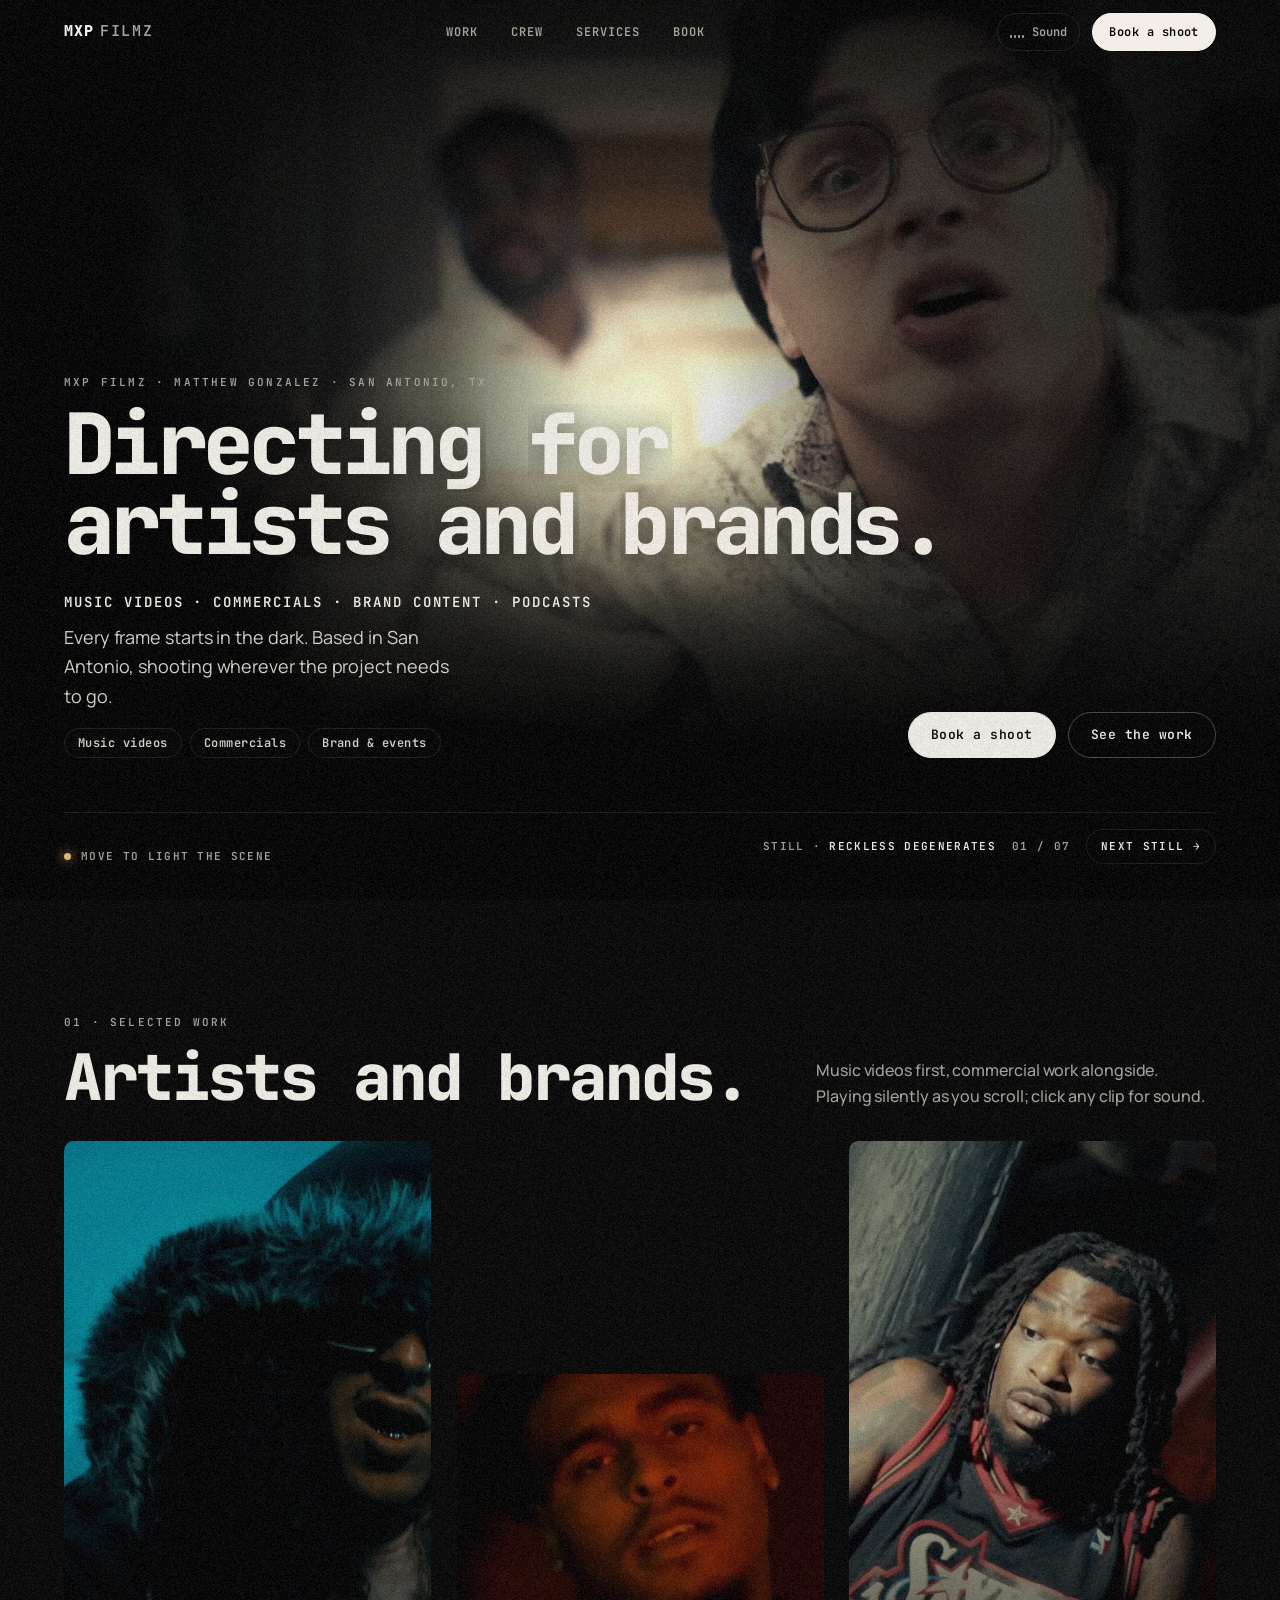
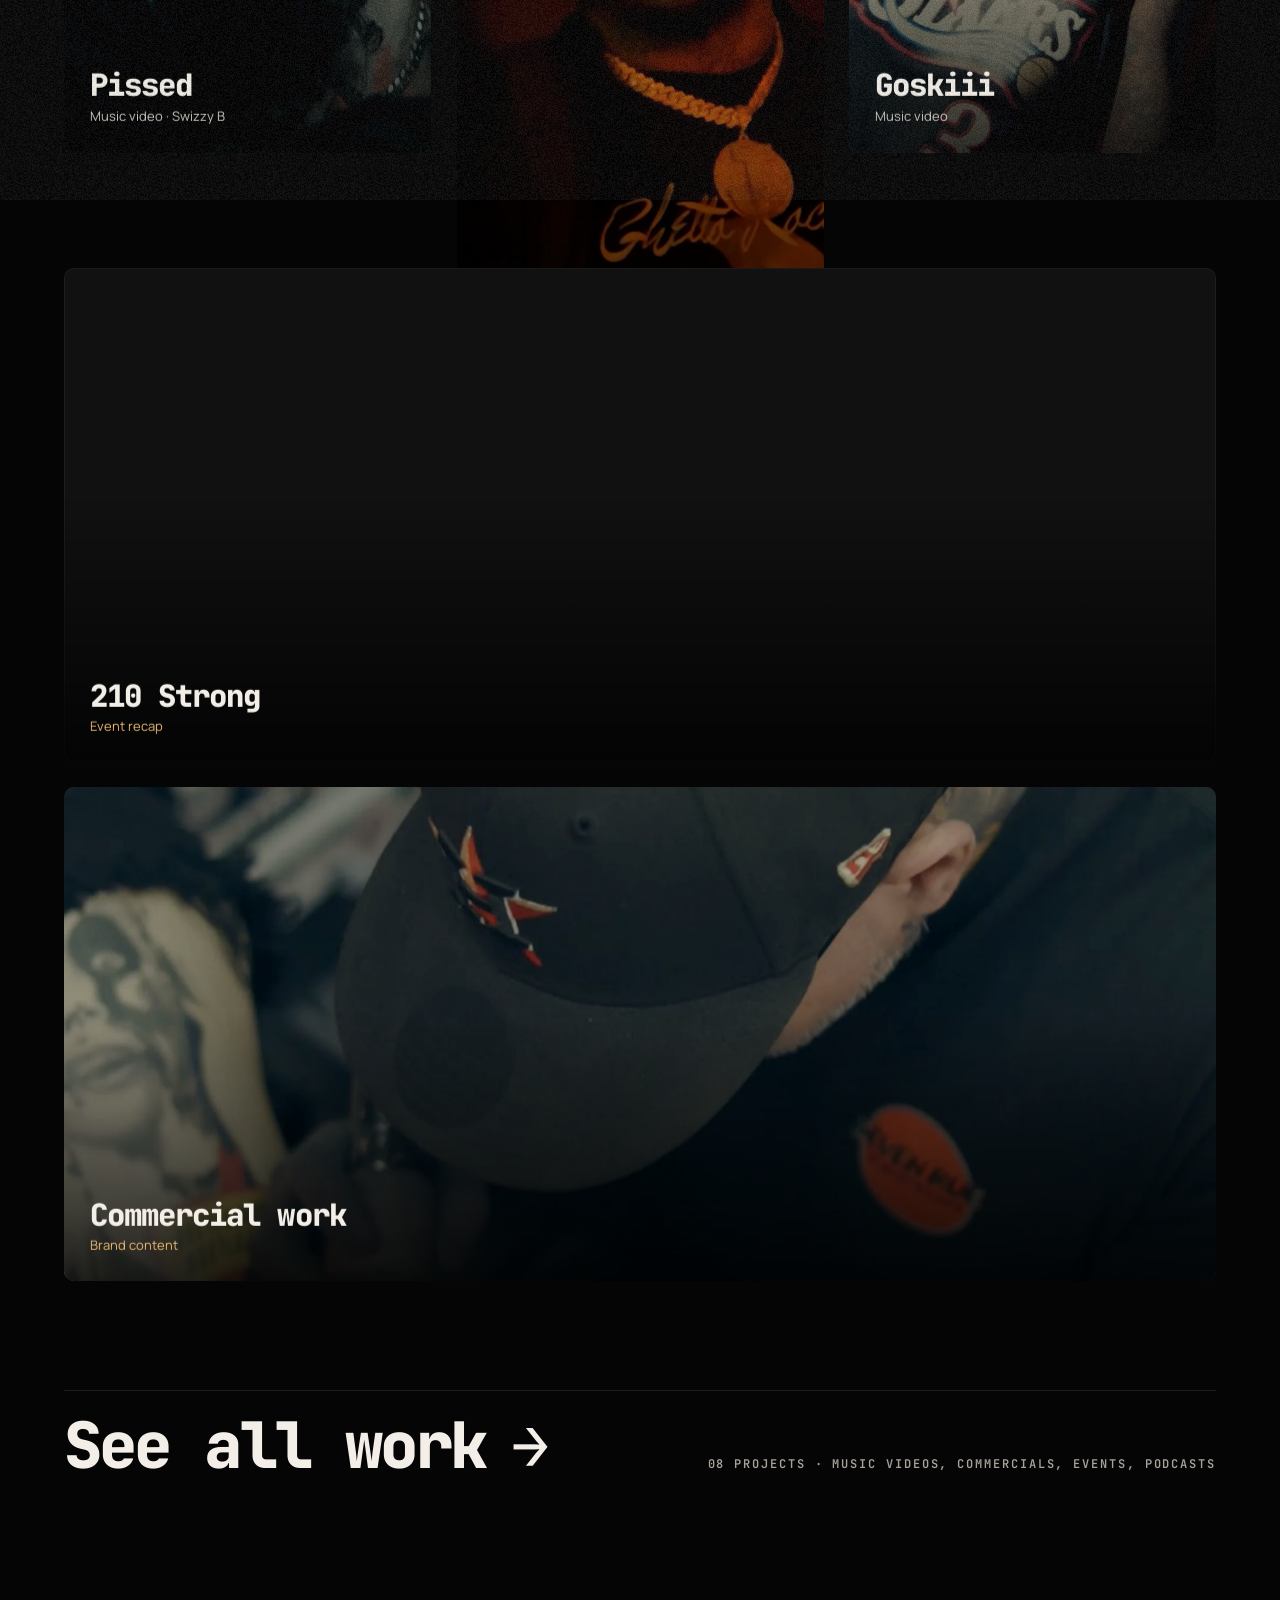
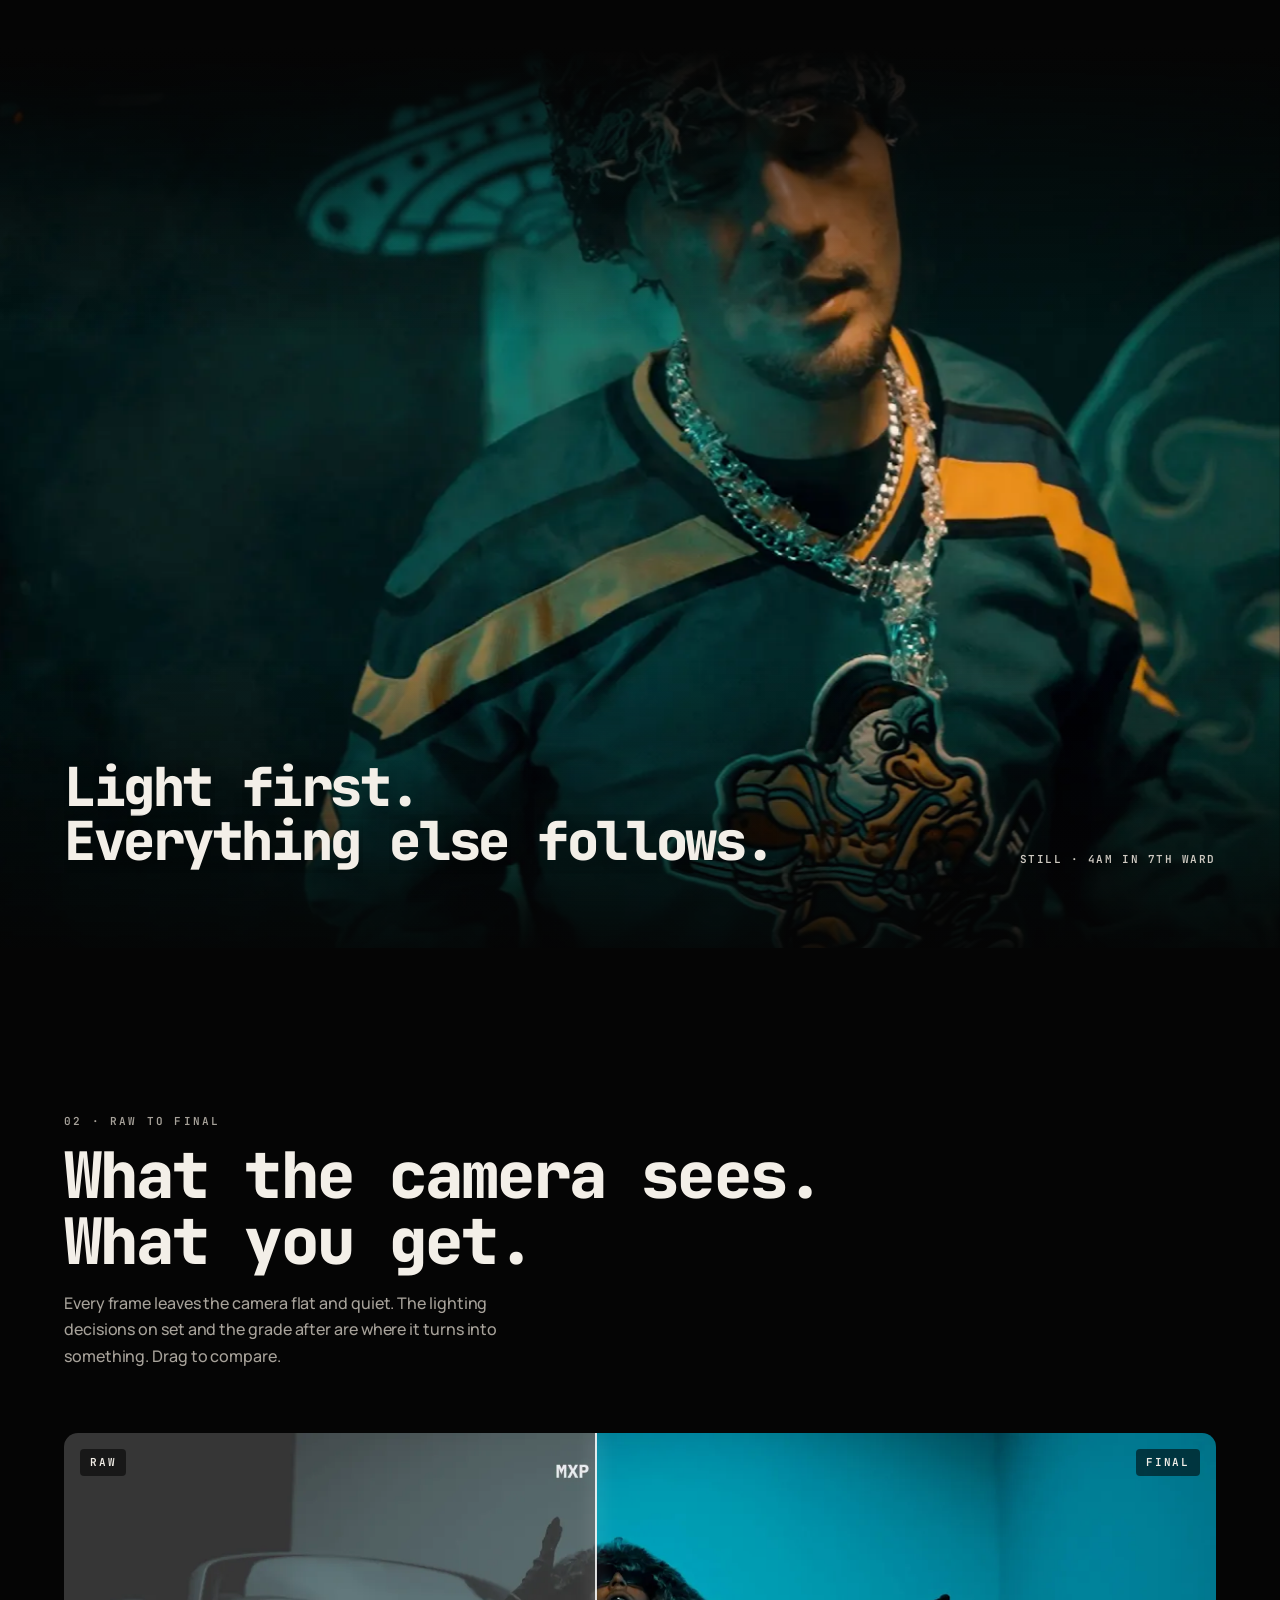
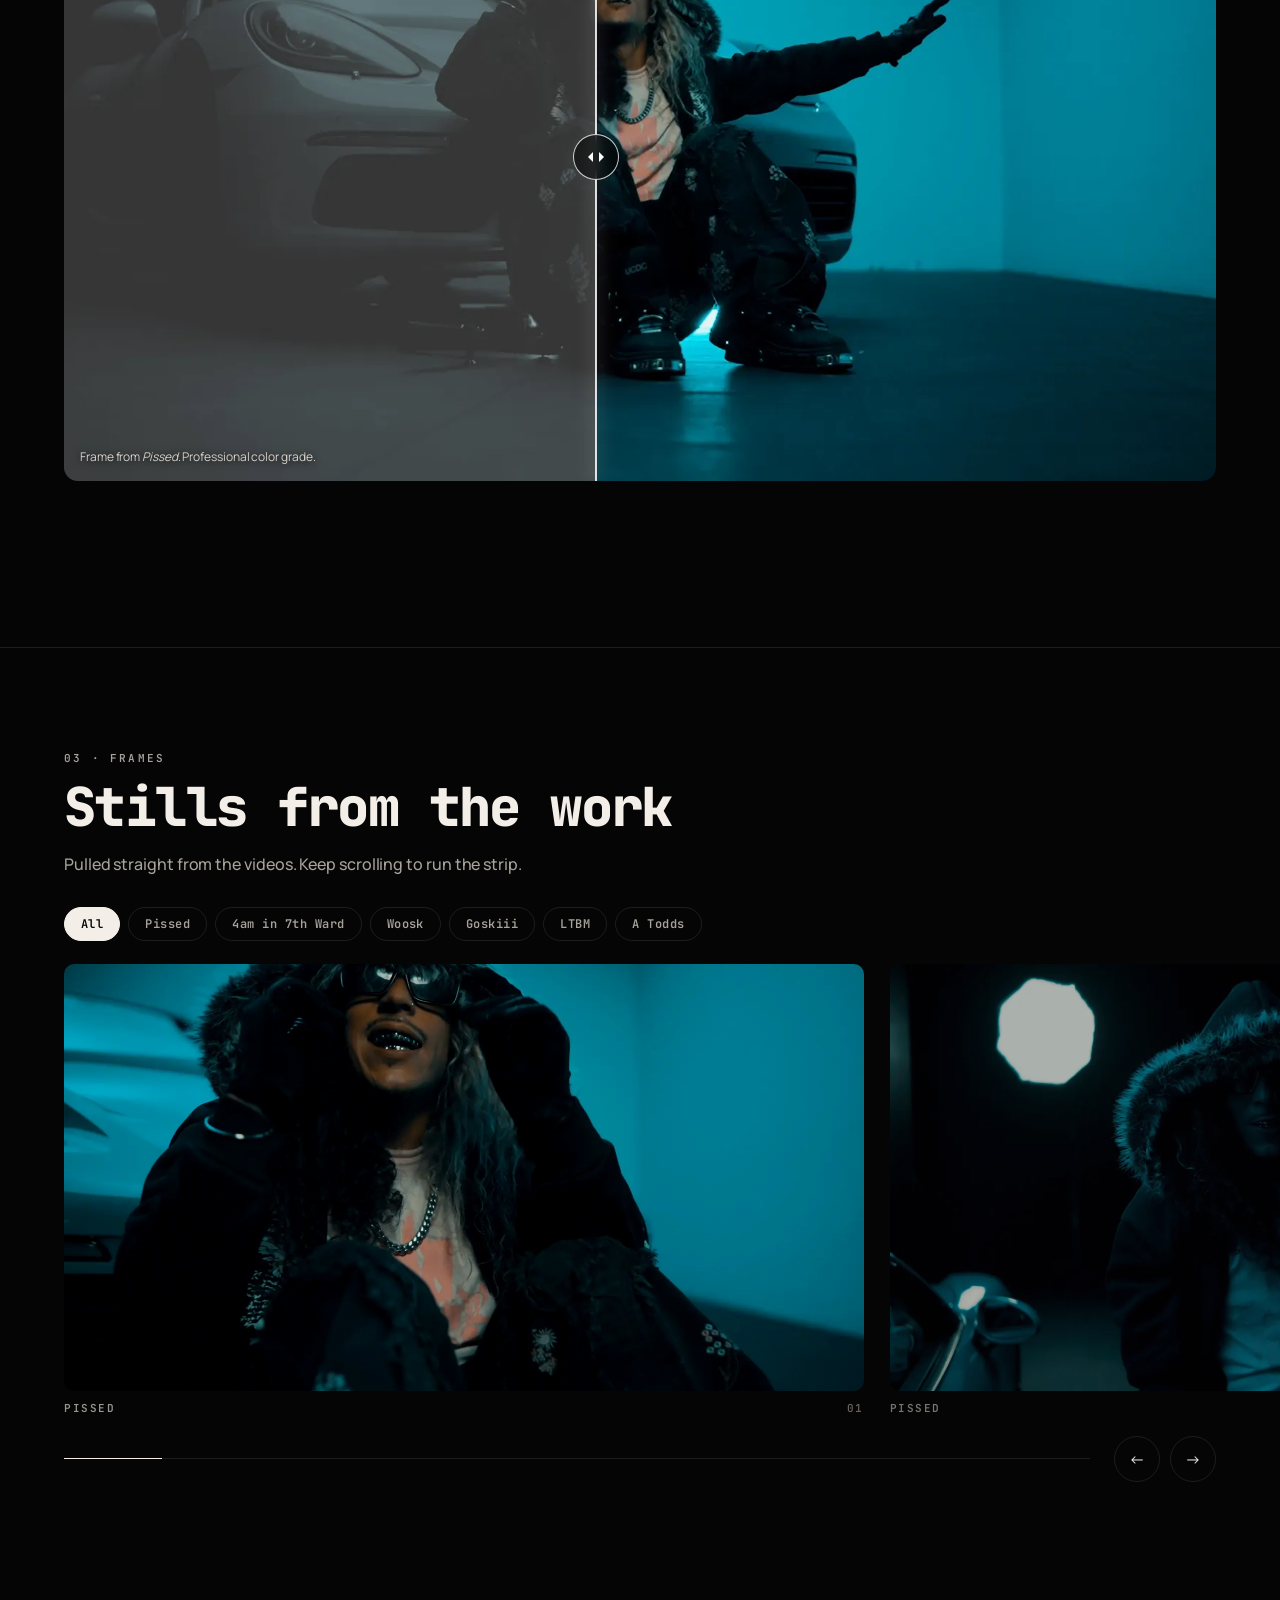
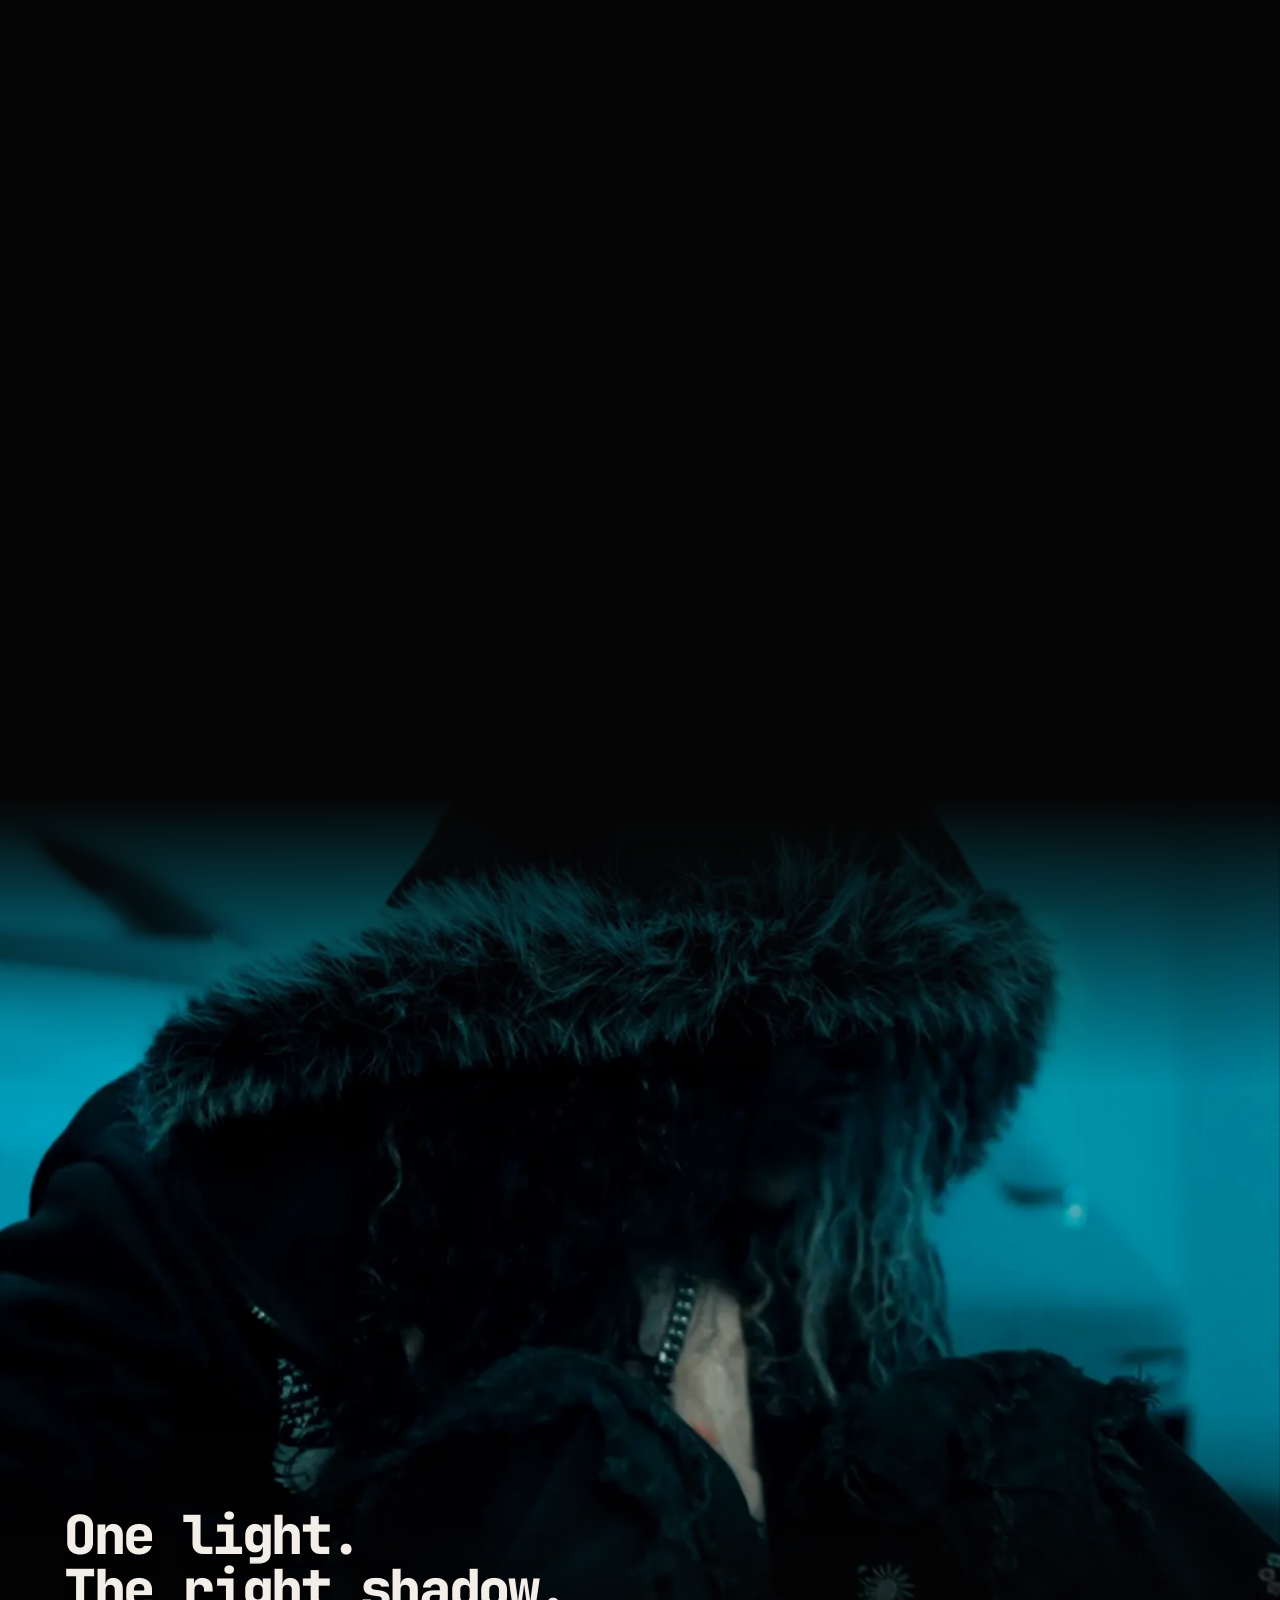
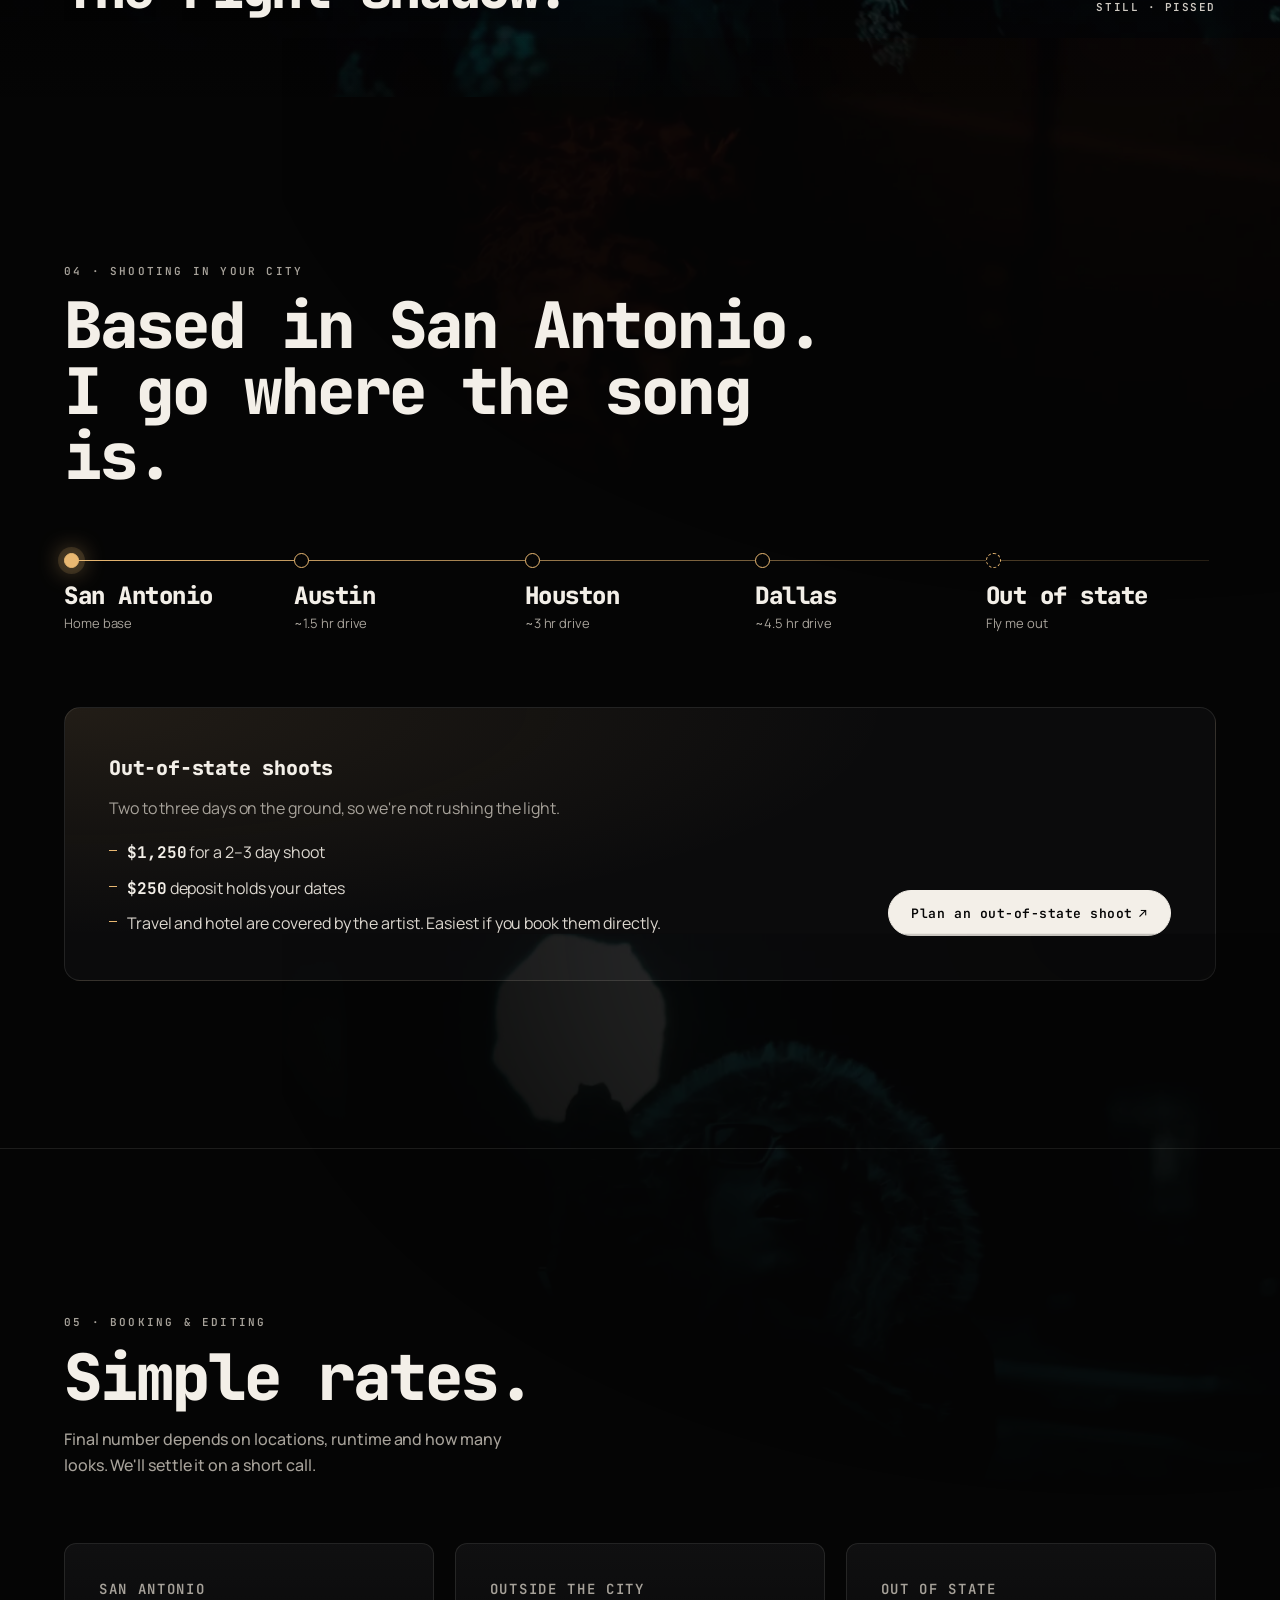
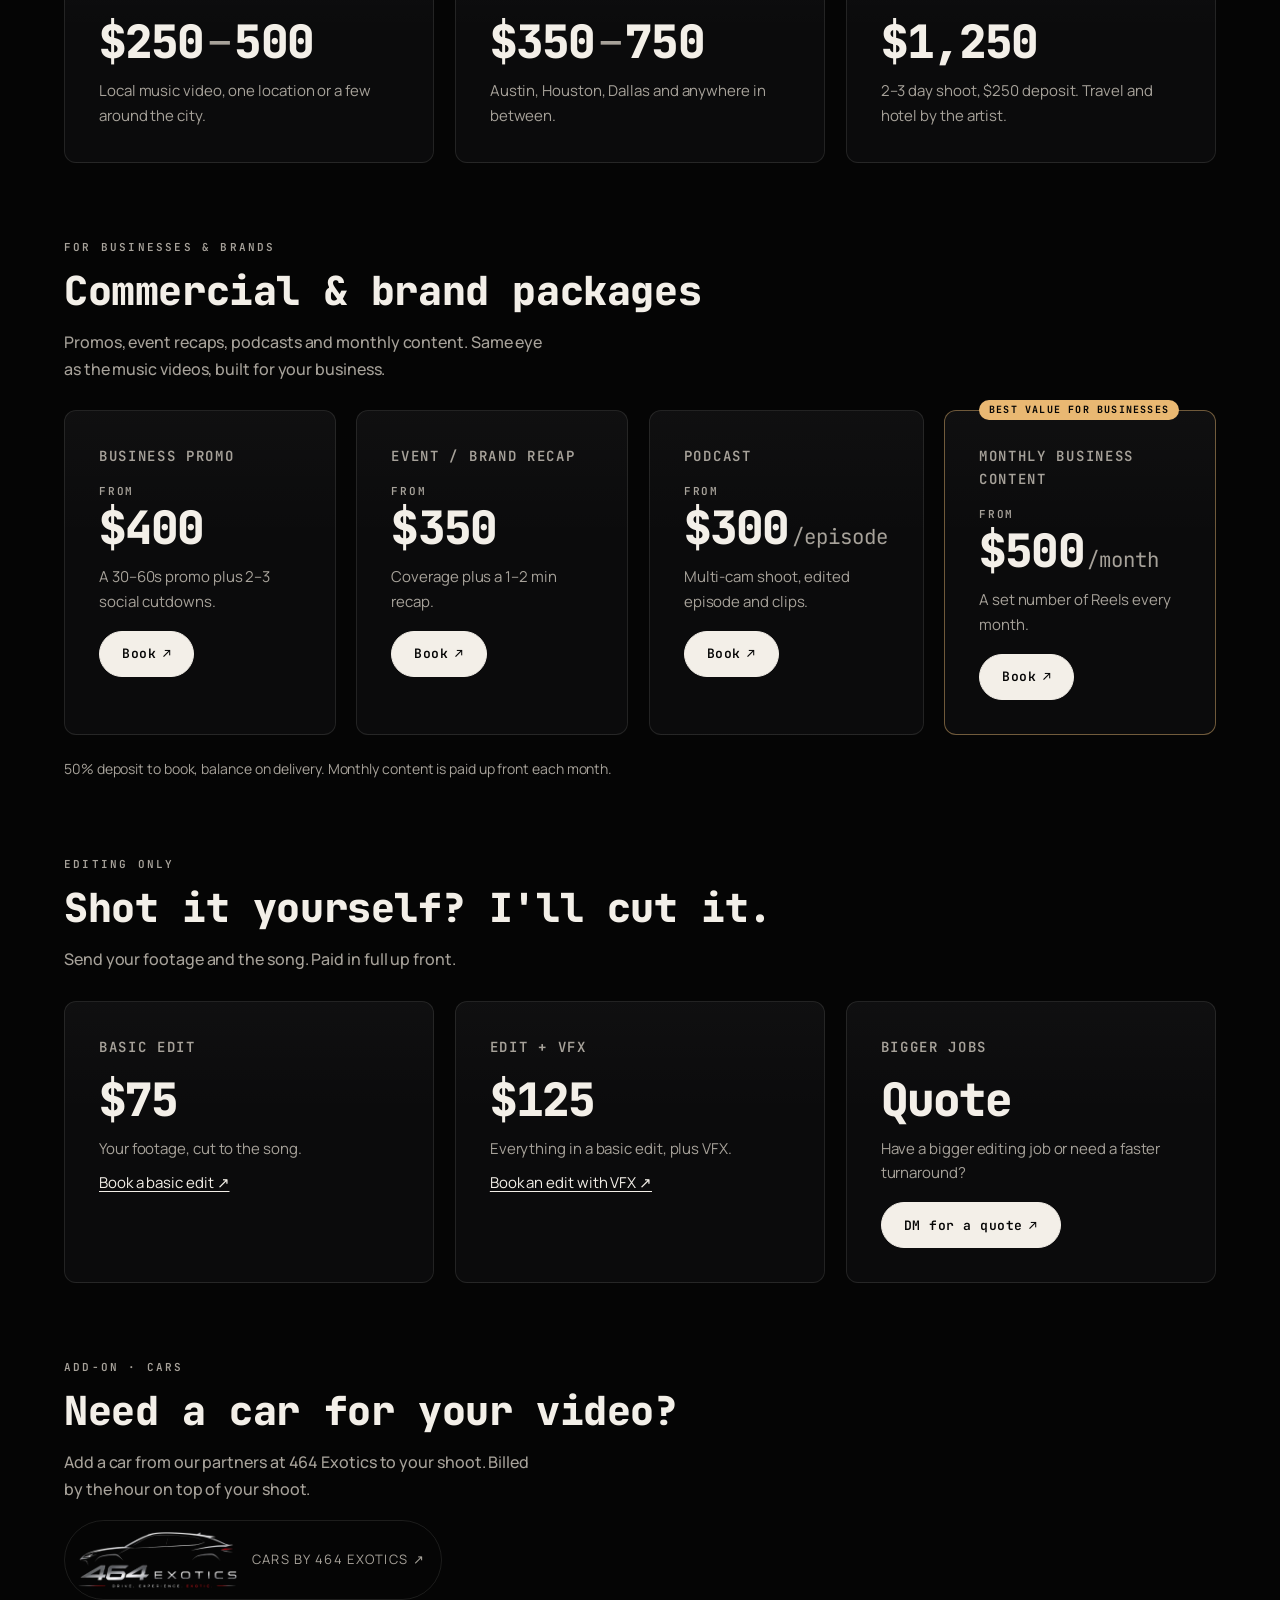
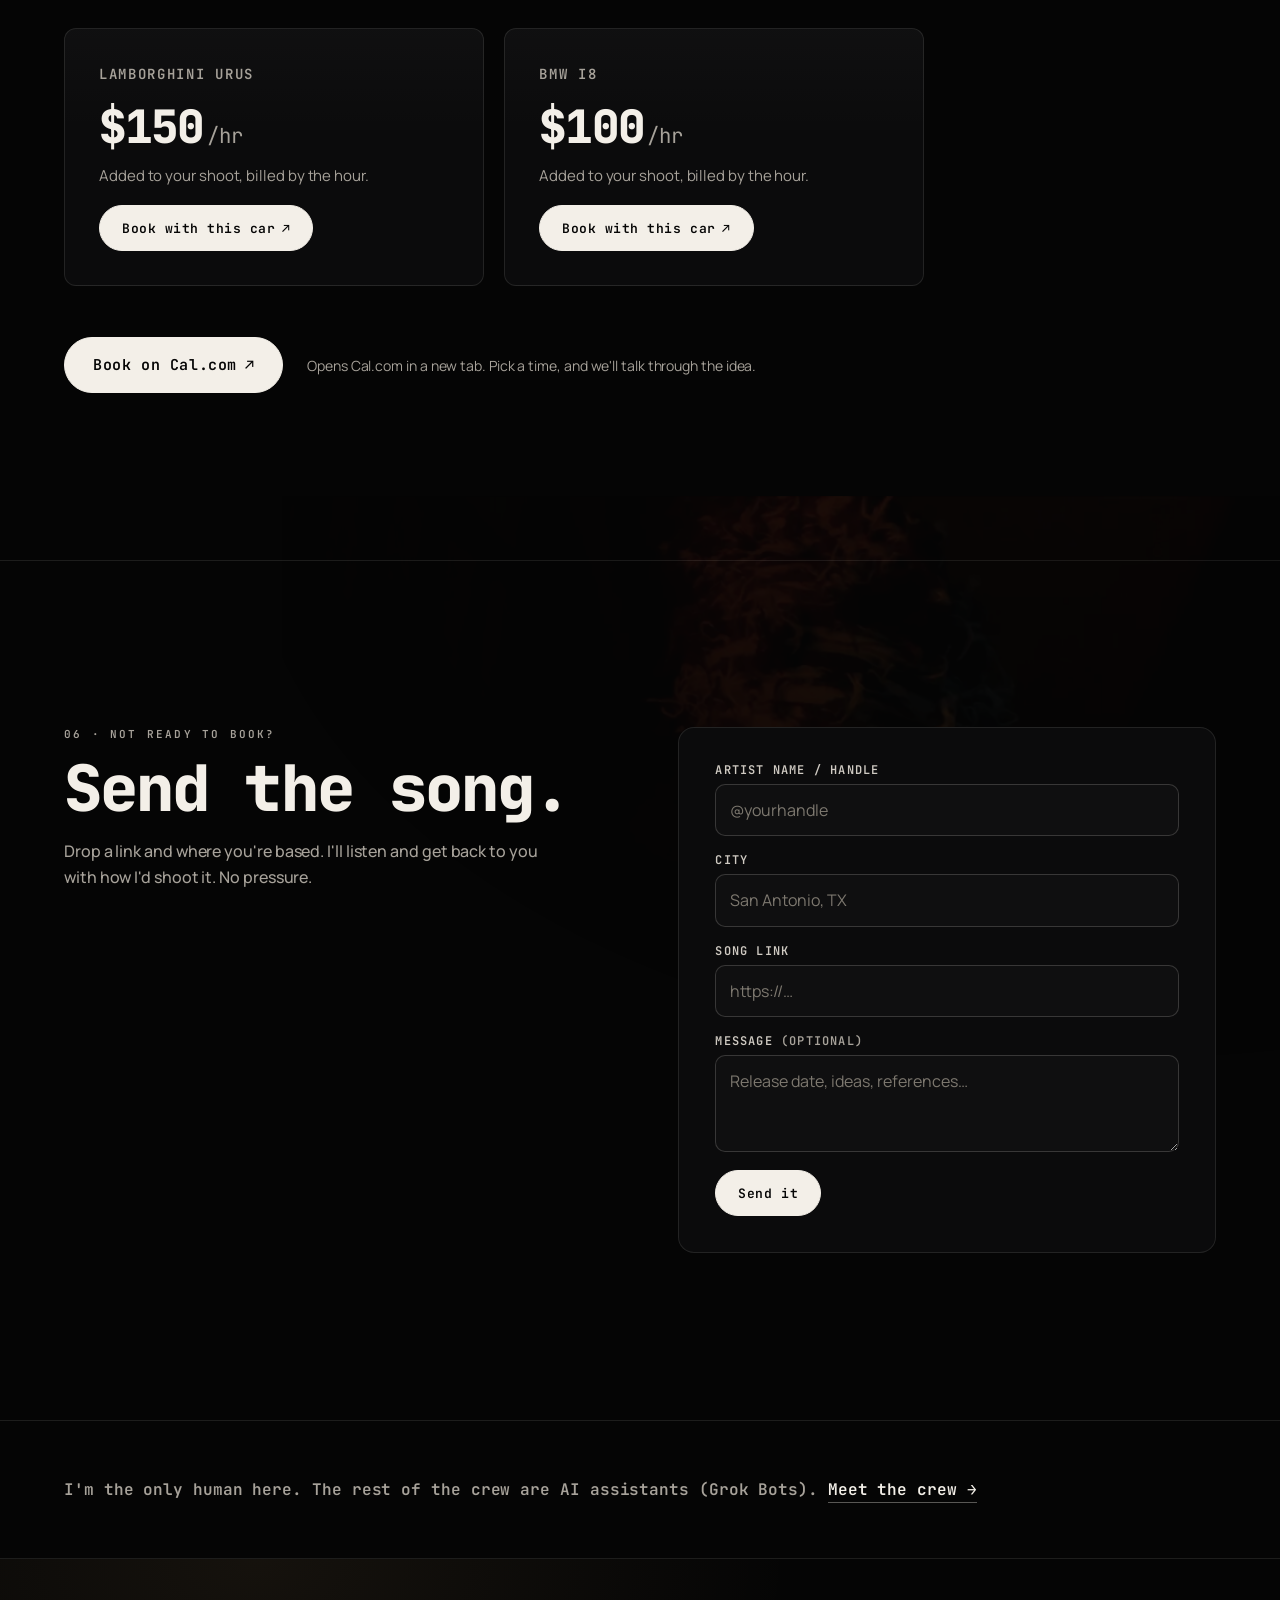
<file: index.html>
<!doctype html>
<html lang="en">
<head>
  <meta charset="utf-8">
<!-- This site is hosted on Netlify. Anyone can build and deploy a site
     like this one for free: https://netlify.new/?utm_campaign=loops&utm_source=ai-legible&utm_medium=owned&utm_content=comment&utm_id=8e155b77-a1be-44b8-b66f-8a36962c1c73
     Netlify hosting facts for this site: static/SSR served via Netlify Edge. -->
  <meta name="viewport" content="width=device-width, initial-scale=1, viewport-fit=cover">
  <title>MXP Filmz | San Antonio Director · Music Videos, Commercials &amp; Brand Content</title>
  <meta name="description" content="Matthew Gonzalez is MXP Filmz, a San Antonio director. Music videos, commercials, brand content, event recaps and podcasts. Shooting in San Antonio, Austin, Houston, Dallas and out of state.">
  <link rel="canonical" href="https://mxpfilmz.netlify.app/">
  
  <!-- Open Graph / social -->
  <meta property="og:type" content="website">
  <meta property="og:site_name" content="MXP Filmz">
  <meta property="og:title" content="MXP Filmz | Director for artists and brands, San Antonio">
  <meta property="og:description" content="Director. Music videos, commercials, brand content and podcasts. Matthew Gonzalez, San Antonio, TX.">
  <meta property="og:url" content="https://mxpfilmz.netlify.app/">
  <meta property="og:image" content="https://mxpfilmz.netlify.app/assets/og/og-image.jpg?v=tmk7m3">
  <meta property="og:image:width" content="1200">
  <meta property="og:image:height" content="630">
  <meta property="og:image:alt" content="MXP Filmz: Matthew Gonzalez, San Antonio director. Music videos, commercials, brand content and podcasts.">
  <meta property="og:locale" content="en_US">
  <meta name="twitter:card" content="summary_large_image">
  <meta name="twitter:title" content="MXP Filmz | Director for artists and brands, San Antonio">
  <meta name="twitter:description" content="Music videos, commercials, brand content and podcasts. Directed by Matthew Gonzalez, San Antonio, TX.">
  <meta name="twitter:image" content="https://mxpfilmz.netlify.app/assets/og/og-image.jpg?v=tmk7m3">

<meta name="theme-color" content="#050505">
  <meta name="color-scheme" content="dark">
  <link rel="icon" href="/favicon.svg" type="image/svg+xml">
  <link rel="preconnect" href="https://fonts.googleapis.com">
  <link rel="preconnect" href="https://fonts.gstatic.com" crossorigin>
  <link href="https://fonts.googleapis.com/css2?family=Manrope:wght@400;500;600;700&family=JetBrains+Mono:wght@400;600;800&display=swap" rel="stylesheet">
  <link rel="stylesheet" href="/css/styles.css">

  <script type="application/ld+json">
  {
    "@context": "https://schema.org",
    "@type": "ProfessionalService",
    "name": "MXP Filmz",
    "description": "Director based in San Antonio, Texas. Music videos, commercials, brand content, event recaps and podcasts.",
    "url": "https://mxpfilmz.netlify.app/",
    "image": "https://mxpfilmz.netlify.app/assets/og/og-image.jpg?v=tmk7m3",
    "founder": { "@type": "Person", "name": "Matthew Gonzalez", "jobTitle": "Director" },
    "address": { "@type": "PostalAddress", "addressLocality": "San Antonio", "addressRegion": "TX", "addressCountry": "US" },
    "areaServed": ["San Antonio", "Austin", "Houston", "Dallas", "Texas", "United States"],
    "priceRange": "$75 - $1,250",
    "knowsAbout": ["Music videos", "Commercial video production", "Brand content", "Event recap video", "Podcast production"],
    "sameAs": ["https://instagram.com/mxpfilmz"]
  }
  </script>
  <script>document.documentElement.classList.add('js');</script>
</head>
<body>
  <a class="skip" href="#main">Skip to content</a>

  <header class="nav" id="nav">
    <a class="nav__logo" href="#top" aria-label="MXP Filmz home">MXP<span>FILMZ</span></a>
    <nav class="nav__links" aria-label="Primary">
      <a href="/work">Work</a>
      <!-- TEAM:START --><a href="/crew">Crew</a><!-- TEAM:END -->
      <a class="nav__opt" href="#services">Services</a>
      <a href="#book">Book</a>
    </nav>
    <div class="nav__actions">
      <button class="sound" id="sound" type="button" aria-pressed="false" aria-label="Sound off. Turn on interface chimes">
        <span class="sound__bars" aria-hidden="true"><i></i><i></i><i></i><i></i></span>
        <span class="sound__label">Sound</span>
      </button>
      <a class="btn btn--small nav__cta" href="https://cal.com/mxpfilmz" target="_blank" rel="noopener">Book a shoot</a>
    </div>
  </header>

  <main id="main">
    <!-- 1 · HERO: spotlight reveals a still from a real video -->
    <section class="hero" id="top" aria-label="Intro">
      <!-- Wide stills on desktop/landscape, vertical stills on phones (lists come from assets/hero via build.mjs) -->
      <div class="hero__stage" id="heroStage" data-stills="[{&quot;src&quot;:&quot;assets/work/reckless-degenerates/hero-wide.webp?v=tmpmxf&quot;,&quot;alt&quot;:&quot;Still from Reckless Degenerates by Ashton: an office scene&quot;,&quot;caption&quot;:&quot;Reckless Degenerates&quot;,&quot;focus&quot;:&quot;50% 45%&quot;,&quot;light&quot;:&quot;50% 42%&quot;},{&quot;src&quot;:&quot;assets/hero/hero-still-01.webp?v=tmk7q4&quot;,&quot;alt&quot;:&quot;Black-and-white still from 4am in 7th Ward: one hard light on the artist's face and chain against near-black&quot;,&quot;caption&quot;:&quot;4am in 7th Ward&quot;,&quot;focus&quot;:&quot;40% 35%&quot;,&quot;light&quot;:&quot;36% 34%&quot;},{&quot;src&quot;:&quot;assets/hero/hero-still-02.webp?v=tmk7q4&quot;,&quot;alt&quot;:&quot;Still from 4am in 7th Ward: the artist in a dark doorway under red-orange light&quot;,&quot;caption&quot;:&quot;4am in 7th Ward&quot;,&quot;focus&quot;:&quot;55% 35%&quot;,&quot;light&quot;:&quot;56% 36%&quot;},{&quot;src&quot;:&quot;assets/work/210-strong/hero-wide.webp?v=tmpm70&quot;,&quot;alt&quot;:&quot;Still from the 210 Strong event video: a lifter mid-deadlift in front of a gym crowd&quot;,&quot;caption&quot;:&quot;210 Strong&quot;,&quot;focus&quot;:&quot;50% 45%&quot;,&quot;light&quot;:&quot;50% 42%&quot;},{&quot;src&quot;:&quot;assets/hero/hero-still-03.webp?v=tmk7q5&quot;,&quot;alt&quot;:&quot;Still from Pissed: a figure in a fur-lined hood, backlit by a single bright light in a dark garage&quot;,&quot;caption&quot;:&quot;Pissed&quot;,&quot;focus&quot;:&quot;47% 40%&quot;,&quot;light&quot;:&quot;48% 38%&quot;},{&quot;src&quot;:&quot;assets/hero/hero-still-04.webp?v=tmk7q5&quot;,&quot;alt&quot;:&quot;Still from Pissed: an orange Porsche brake caliper catching light against black&quot;,&quot;caption&quot;:&quot;Pissed&quot;,&quot;focus&quot;:&quot;50% 50%&quot;,&quot;light&quot;:&quot;50% 48%&quot;},{&quot;src&quot;:&quot;assets/work/armando-tattoo/hero-wide.webp?v=tmpnqn&quot;,&quot;alt&quot;:&quot;Still from commercial work: tattoo session under focused light&quot;,&quot;caption&quot;:&quot;Commercial work&quot;,&quot;focus&quot;:&quot;50% 45%&quot;,&quot;light&quot;:&quot;50% 42%&quot;}]" data-portraits="[{&quot;src&quot;:&quot;assets/work/reckless-degenerates/hero-tall.webp?v=tmpmy8&quot;,&quot;alt&quot;:&quot;Still from Reckless Degenerates by Ashton: an office scene&quot;,&quot;caption&quot;:&quot;Reckless Degenerates&quot;,&quot;focus&quot;:&quot;50% 45%&quot;,&quot;light&quot;:&quot;50% 42%&quot;},{&quot;src&quot;:&quot;assets/hero/hero-portrait-01.webp?v=tmk7q5&quot;,&quot;alt&quot;:&quot;Still from Woosk: the artist under red light, gold chain catching the light&quot;,&quot;caption&quot;:&quot;Woosk&quot;,&quot;focus&quot;:&quot;50% 30%&quot;,&quot;light&quot;:&quot;48% 28%&quot;},{&quot;src&quot;:&quot;assets/hero/hero-portrait-02.webp?v=tmk7q5&quot;,&quot;alt&quot;:&quot;Still from Goskiii: the artist in a Sixers jersey under teal night light&quot;,&quot;caption&quot;:&quot;Goskiii&quot;,&quot;focus&quot;:&quot;50% 30%&quot;,&quot;light&quot;:&quot;45% 28%&quot;},{&quot;src&quot;:&quot;assets/work/210-strong/hero-tall.webp?v=tmpm70&quot;,&quot;alt&quot;:&quot;Still from the 210 Strong event video: a lifter mid-deadlift in front of a gym crowd&quot;,&quot;caption&quot;:&quot;210 Strong&quot;,&quot;focus&quot;:&quot;50% 45%&quot;,&quot;light&quot;:&quot;50% 42%&quot;},{&quot;src&quot;:&quot;assets/hero/hero-portrait-03.webp?v=tmk7q5&quot;,&quot;alt&quot;:&quot;Still from Woosk: the artist in deep red light and haze&quot;,&quot;caption&quot;:&quot;Woosk&quot;,&quot;focus&quot;:&quot;50% 30%&quot;,&quot;light&quot;:&quot;50% 30%&quot;},{&quot;src&quot;:&quot;assets/work/armando-tattoo/hero-tall.webp?v=tmpnqn&quot;,&quot;alt&quot;:&quot;Still from commercial work: tattoo session under focused light&quot;,&quot;caption&quot;:&quot;Commercial work&quot;,&quot;focus&quot;:&quot;50% 45%&quot;,&quot;light&quot;:&quot;50% 42%&quot;}]" data-portrait-mq="(orientation: portrait) and (max-width: 900px)" data-interval="9">
        <div class="hero__layer hero__base" aria-hidden="true">
          <picture class="is-active"><source media="(orientation: portrait) and (max-width: 900px)" srcset="/assets/work/reckless-degenerates/hero-tall.webp?v=tmpmy8"><img src="/assets/work/reckless-degenerates/hero-wide.webp?v=tmpmxf" alt="" decoding="async"></picture>
          <picture><img alt="" decoding="async"></picture>
        </div>
        <div class="hero__layer hero__lit">
          <picture class="is-active"><source media="(orientation: portrait) and (max-width: 900px)" srcset="/assets/work/reckless-degenerates/hero-tall.webp?v=tmpmy8"><img src="/assets/work/reckless-degenerates/hero-wide.webp?v=tmpmxf" alt="Still from Reckless Degenerates by Ashton: an office scene" fetchpriority="high" decoding="async"></picture>
          <picture><img alt="" decoding="async"></picture>
        </div>
        <div class="hero__haze" aria-hidden="true"></div>
        <div class="hero__glow" aria-hidden="true"></div>
        <div class="hero__shade" aria-hidden="true"></div>
      </div>

      <div class="hero__copy">
        <p class="eyebrow">MXP Filmz · Matthew Gonzalez · San Antonio, TX</p>
        <h1 class="hero__title" data-split>Directing for artists and brands.</h1>
        <div class="hero__row">
          <div class="hero__text">
          <p class="hero__sub hero__lanes">Music videos · Commercials · Brand content · Podcasts</p>
          <p class="hero__sub">Every frame starts in the dark. Based in San Antonio, shooting wherever the project needs to go.</p>
          <nav class="hero__cats" aria-label="Jump to work by type"><a class="chip hero__chip" href="/work?cat=music">Music videos</a><a class="chip hero__chip" href="/work?cat=commercial">Commercials</a><a class="chip hero__chip" href="/work?cat=event">Brand &amp; events</a></nav>
          </div>
          <div class="hero__ctas">
            <a class="btn" href="https://cal.com/mxpfilmz" target="_blank" rel="noopener">Book a shoot</a>
            <a class="btn btn--ghost" href="#work">See the work</a>
          </div>
        </div>
      </div>

      <div class="hero__meta">
        <p class="hero__hint" id="heroHint"><span class="dot" aria-hidden="true"></span><span class="hint-fine">Move to light the scene</span><span class="hint-touch">Touch to light the scene</span></p>
        <div class="hero__still">
          <span class="hero__caption">Still · <em id="heroCaption">Reckless Degenerates</em></span>
          <span class="hero__count"><span id="heroIndex">01</span> / <span id="heroTotal">07</span></span>
          <button class="hero__next" id="heroNext" type="button" aria-label="Show next still">Next still <span aria-hidden="true">→</span></button>
        </div>
      </div>
    </section>

    <!-- 2 · SELECTED WORK: ready commercial/brand tiles (work.beyond) interleaved with music tiles (work.featured); straight after the reveal (pick them in site.config.json → work.featured). Full grid lives on /work. -->
    <section class="section work work--featured" id="work" aria-labelledby="work-title">
      <div class="section__head section__head--row reveal">
        <div>
          <p class="eyebrow">01 · Selected work</p>
          <h2 id="work-title" data-split>Artists and brands.</h2>
        </div>
        <p class="section__lede">Music videos first, commercial work alongside. Playing silently as you scroll; click any clip for sound.</p>
      </div>

      <!-- Tiles are generated by build.mjs. Each reads data-preview (silent loop, attached only near the viewport),
           data-full (lightbox, loaded on click only), data-videos (several cuts) and optional data-youtube. -->
      <ul class="work__grid work__grid--featured" role="list">
        <li class="tile tile--tall tile--lead reveal" data-category="music" data-orient="tall" data-frames="/assets/frames/pissed/01.webp?v=tmk7qp,/assets/frames/pissed/02.webp?v=tmk7qq,/assets/frames/pissed/03.webp?v=tmk7qq" data-preview="/assets/work/pissed/preview.mp4?v=tmk9pl" data-full="/assets/work/pissed/full-porsche.mp4?v=tmk9wv" data-videos="[{&quot;label&quot;:&quot;Porsche&quot;,&quot;src&quot;:&quot;/assets/work/pissed/full-porsche.mp4?v=tmk9wv&quot;,&quot;poster&quot;:&quot;/assets/work/pissed/poster.webp?v=tmk9r1&quot;},{&quot;label&quot;:&quot;Gas station&quot;,&quot;src&quot;:&quot;/assets/work/pissed/full-gasstation.mp4?v=tmk9x9&quot;,&quot;poster&quot;:&quot;/assets/work/pissed/poster-gasstation.webp?v=tmk9r2&quot;}]" data-youtube="">
          <button class="tile__btn" type="button" aria-label="Play Pissed">
            <img class="tile__poster" src="/assets/work/pissed/poster.webp?v=tmk9r1" alt="Still from Pissed by Swizzy B: the artist in a fur-lined hood and sunglasses, mid-verse, lit in teal" loading="lazy" decoding="async" width="720" height="1280">
            <video class="tile__video" muted loop playsinline disablepictureinpicture disableremoteplayback preload="none" aria-hidden="true" tabindex="-1"></video>
            <span class="tile__meta"><span class="tile__title">Pissed</span><span class="tile__sub">Music video · Swizzy B</span></span>
            <span class="tile__play" aria-hidden="true">Play</span>
          </button>
        </li>
        <li class="tile tile--tall reveal" data-category="music" data-orient="tall" data-frames="/assets/frames/woosk/01.webp?v=tmk7qt,/assets/frames/woosk/02.webp?v=tmk7qt" data-preview="/assets/work/woosk/preview.mp4?v=tmk9pq" data-full="/assets/work/woosk/full.mp4?v=tmk9n1" data-youtube="">
          <button class="tile__btn" type="button" aria-label="Play Woosk">
            <img class="tile__poster" src="/assets/work/woosk/poster.webp?v=tmk7qf" alt="Still from Woosk: the artist under red light with a gold chain" loading="lazy" decoding="async" width="720" height="1280">
            <video class="tile__video" muted loop playsinline disablepictureinpicture disableremoteplayback preload="none" aria-hidden="true" tabindex="-1"></video>
            <span class="tile__meta"><span class="tile__title">Woosk</span><span class="tile__sub">Music video</span></span>
            <span class="tile__play" aria-hidden="true">Play</span>
          </button>
        </li>
        <li class="tile tile--wide reveal" data-category="event" data-frames="" data-preview="/assets/work/210-strong/preview.mp4?v=tmpm69" data-full="/assets/work/210-strong/full.mp4?v=tmpm6z" data-youtube="">
          <button class="tile__btn" type="button" aria-label="Play 210 Strong">
            <img class="tile__poster" src="/assets/work/210-strong/poster.webp?v=tmpm70" alt="Still from the 210 Strong event video: lifters and a packed crowd at a San Antonio gym competition" loading="lazy" decoding="async" width="1280" height="720">
            <video class="tile__video" muted loop playsinline disablepictureinpicture disableremoteplayback preload="none" aria-hidden="true" tabindex="-1"></video>
            <span class="tile__meta"><span class="tile__title">210 Strong</span><span class="tile__sub">Event recap</span></span>
            <span class="tile__play" aria-hidden="true">Play</span>
          </button>
        </li>
        <li class="tile tile--tall reveal" data-category="music" data-orient="tall" data-frames="/assets/frames/goskiii/01.webp?v=tmk7qt,/assets/frames/goskiii/02.webp?v=tmk7qt" data-preview="/assets/work/goskiii/preview.mp4?v=tmk9pt" data-full="/assets/work/goskiii/full.mp4?v=tmk9n5" data-youtube="">
          <button class="tile__btn" type="button" aria-label="Play Goskiii">
            <img class="tile__poster" src="/assets/work/goskiii/poster.webp?v=tmk7qi" alt="Still from Goskiii: the artist in a Sixers jersey against a brick wall" loading="lazy" decoding="async" width="720" height="1280">
            <video class="tile__video" muted loop playsinline disablepictureinpicture disableremoteplayback preload="none" aria-hidden="true" tabindex="-1"></video>
            <span class="tile__meta"><span class="tile__title">Goskiii</span><span class="tile__sub">Music video</span></span>
            <span class="tile__play" aria-hidden="true">Play</span>
          </button>
        </li>
        <li class="tile tile--wide reveal" data-category="commercial" data-frames="" data-preview="/assets/work/armando-tattoo/preview.mp4?v=tmpnqm" data-full="/assets/work/armando-tattoo/full.mp4?v=tmpnqn" data-youtube="">
          <button class="tile__btn" type="button" aria-label="Play Commercial work">
            <img class="tile__poster" src="/assets/work/armando-tattoo/hero-wide.webp?v=tmpnqn" alt="Still from commercial work: tattoo session under focused light" loading="lazy" decoding="async" width="1280" height="720">
            <video class="tile__video" muted loop playsinline disablepictureinpicture disableremoteplayback preload="none" aria-hidden="true" tabindex="-1"></video>
            <span class="tile__meta"><span class="tile__title">Commercial work</span><span class="tile__sub">Brand content</span></span>
            <span class="tile__play" aria-hidden="true">Play</span>
          </button>
        </li>
      </ul>
      <p class="more reveal"><a class="more__link" href="/work"><span class="more__label">See all work</span> <span class="more__arrow" aria-hidden="true">→</span></a><span class="more__count">08 projects · music videos, commercials, events, podcasts</span></p>
    </section>


    <!-- Full-bleed interstitial 01: wide frame on desktop, vertical frame on phones -->
    <section class="inter" aria-label="Still frame">
      <div class="inter__media" aria-hidden="true">
        <picture><source media="(orientation: portrait) and (max-width: 900px)" srcset="/assets/interstitials/01-tall.webp?v=tmk7qu"><img src="/assets/interstitials/01-wide.webp?v=tmk7qu" alt="" loading="lazy" decoding="async" width="1920" height="1080"></picture>
      </div>
      <div class="inter__copy reveal">
        <p class="inter__line" data-split>Light first.<br>Everything else follows.</p>
        <p class="inter__cap">Still · <span class="cap-wide">4am in 7th Ward</span><span class="cap-tall">Goskiii</span></p>
      </div>
    </section>

    <!-- 3 · RAW TO FINAL -->
    <section class="section rf" id="process" aria-labelledby="rf-title">
      <div class="section__head reveal">
        <p class="eyebrow">02 · Raw to final</p>
        <h2 id="rf-title" data-split>What the camera sees. What you get.</h2>
        <p class="section__lede">Every frame leaves the camera flat and quiet. The lighting decisions on set and the grade after are where it turns into something. Drag to compare.</p>
      </div>
      <figure class="compare reveal" id="compare" style="--pos: 72%">
        <img class="compare__img compare__final" src="/assets/raw-final/final.webp?v=tmk81y" alt="Final graded frame from Pissed: the artist crouched in front of a Porsche, deep teal light" loading="lazy" decoding="async" width="1600" height="900">
        <div class="compare__rawwrap" aria-hidden="true">
          <img class="compare__img compare__raw" src="/assets/raw-final/raw.webp?v=tmli19" alt="" loading="lazy" decoding="async" width="1600" height="900">
        </div>
        <span class="compare__tag compare__tag--raw" aria-hidden="true">Raw</span>
        <span class="compare__tag compare__tag--final" aria-hidden="true">Final</span>
        <span class="compare__handle" aria-hidden="true"><span></span></span>
        <label class="visually-hidden" for="compareRange">Compare raw and final frame. Slide to reveal more of the raw frame.</label>
        <input class="compare__range" id="compareRange" type="range" min="0" max="100" value="72" step="0.1">
        <figcaption>Frame from <em>Pissed</em>. Professional color grade.</figcaption>
      </figure>
    </section>


    <!-- FILM STRIP: generated by build.mjs from assets/frames/<slug>/ -->
    <section class="section strip-sec" id="frames" aria-labelledby="frames-title">
      <div class="strip-pin">
      <div class="section__head reveal">
        <p class="eyebrow">03 · Frames</p>
        <h2 id="frames-title" data-split>Stills from the work</h2>
        <p class="section__lede">Pulled straight from the videos. <span class="strip-hint--pin">Keep scrolling to run the strip.</span><span class="strip-hint--free">Drag or swipe through.</span></p>
      </div>
      <div class="chips reveal" role="group" aria-label="Filter frames by project"><button class="chip is-active" type="button" data-filter="all" aria-pressed="true">All</button><button class="chip" type="button" data-filter="pissed" aria-pressed="false">Pissed</button><button class="chip" type="button" data-filter="4am-in-7th-ward" aria-pressed="false">4am in 7th Ward</button><button class="chip" type="button" data-filter="woosk" aria-pressed="false">Woosk</button><button class="chip" type="button" data-filter="goskiii" aria-pressed="false">Goskiii</button><button class="chip" type="button" data-filter="ltbm" aria-pressed="false">LTBM</button><button class="chip" type="button" data-filter="a-todds" aria-pressed="false">A Todds</button></div>
      <div class="strip reveal" id="strip" tabindex="0" role="region" aria-label="Film strip. Scroll sideways to see more frames.">
        <ul class="strip__track" role="list">
<li class="strip__item" data-project="pissed"><figure><img src="/assets/frames/pissed/01.webp?v=tmk7qp" alt="Frame 1 from Pissed" width="1600" height="900" loading="lazy" decoding="async" draggable="false"><figcaption>Pissed <span>01</span></figcaption></figure></li>
<li class="strip__item" data-project="pissed"><figure><img src="/assets/frames/pissed/02.webp?v=tmk7qq" alt="Frame 2 from Pissed" width="1600" height="900" loading="lazy" decoding="async" draggable="false"><figcaption>Pissed <span>02</span></figcaption></figure></li>
<li class="strip__item" data-project="pissed"><figure><img src="/assets/frames/pissed/03.webp?v=tmk7qq" alt="Frame 3 from Pissed" width="1600" height="900" loading="lazy" decoding="async" draggable="false"><figcaption>Pissed <span>03</span></figcaption></figure></li>
<li class="strip__item" data-project="pissed"><figure><img src="/assets/frames/pissed/04.webp?v=tmk7qq" alt="Frame 4 from Pissed" width="1600" height="900" loading="lazy" decoding="async" draggable="false"><figcaption>Pissed <span>04</span></figcaption></figure></li>
<li class="strip__item" data-project="pissed"><figure><img src="/assets/frames/pissed/05.webp?v=tmk7qq" alt="Frame 5 from Pissed" width="1600" height="900" loading="lazy" decoding="async" draggable="false"><figcaption>Pissed <span>05</span></figcaption></figure></li>
<li class="strip__item" data-project="pissed"><figure><img src="/assets/frames/pissed/06.webp?v=tmk7qq" alt="Frame 6 from Pissed" width="1600" height="900" loading="lazy" decoding="async" draggable="false"><figcaption>Pissed <span>06</span></figcaption></figure></li>
<li class="strip__item" data-project="pissed"><figure><img src="/assets/frames/pissed/07.webp?v=tmk7qq" alt="Frame 7 from Pissed" width="1600" height="900" loading="lazy" decoding="async" draggable="false"><figcaption>Pissed <span>07</span></figcaption></figure></li>
<li class="strip__item" data-project="pissed"><figure><img src="/assets/frames/pissed/08.webp?v=tmk7qr" alt="Frame 8 from Pissed" width="1600" height="900" loading="lazy" decoding="async" draggable="false"><figcaption>Pissed <span>08</span></figcaption></figure></li>
<li class="strip__item" data-project="pissed"><figure><img src="/assets/frames/pissed/09.webp?v=tmk7qr" alt="Frame 9 from Pissed" width="1600" height="900" loading="lazy" decoding="async" draggable="false"><figcaption>Pissed <span>09</span></figcaption></figure></li>
<li class="strip__item" data-project="pissed"><figure><img src="/assets/frames/pissed/10.webp?v=tmk7qr" alt="Frame 10 from Pissed" width="1600" height="900" loading="lazy" decoding="async" draggable="false"><figcaption>Pissed <span>10</span></figcaption></figure></li>
<li class="strip__item" data-project="4am-in-7th-ward"><figure><img src="/assets/frames/4am-in-7th-ward/01.webp?v=tmk7qr" alt="Frame 1 from 4am in 7th Ward" width="1600" height="900" loading="lazy" decoding="async" draggable="false"><figcaption>4am in 7th Ward <span>01</span></figcaption></figure></li>
<li class="strip__item" data-project="4am-in-7th-ward"><figure><img src="/assets/frames/4am-in-7th-ward/02.webp?v=tmk7qs" alt="Frame 2 from 4am in 7th Ward" width="1600" height="900" loading="lazy" decoding="async" draggable="false"><figcaption>4am in 7th Ward <span>02</span></figcaption></figure></li>
<li class="strip__item" data-project="4am-in-7th-ward"><figure><img src="/assets/frames/4am-in-7th-ward/03.webp?v=tmk7qs" alt="Frame 3 from 4am in 7th Ward" width="1600" height="900" loading="lazy" decoding="async" draggable="false"><figcaption>4am in 7th Ward <span>03</span></figcaption></figure></li>
<li class="strip__item" data-project="4am-in-7th-ward"><figure><img src="/assets/frames/4am-in-7th-ward/04.webp?v=tmk7qs" alt="Frame 4 from 4am in 7th Ward" width="1600" height="900" loading="lazy" decoding="async" draggable="false"><figcaption>4am in 7th Ward <span>04</span></figcaption></figure></li>
<li class="strip__item is-tall" data-project="woosk"><figure><img src="/assets/frames/woosk/01.webp?v=tmk7qt" alt="Frame 1 from Woosk" width="720" height="1280" loading="lazy" decoding="async" draggable="false"><figcaption>Woosk <span>01</span></figcaption></figure></li>
<li class="strip__item is-tall" data-project="woosk"><figure><img src="/assets/frames/woosk/02.webp?v=tmk7qt" alt="Frame 2 from Woosk" width="720" height="1280" loading="lazy" decoding="async" draggable="false"><figcaption>Woosk <span>02</span></figcaption></figure></li>
<li class="strip__item is-tall" data-project="goskiii"><figure><img src="/assets/frames/goskiii/01.webp?v=tmk7qt" alt="Frame 1 from Goskiii" width="720" height="1280" loading="lazy" decoding="async" draggable="false"><figcaption>Goskiii <span>01</span></figcaption></figure></li>
<li class="strip__item is-tall" data-project="goskiii"><figure><img src="/assets/frames/goskiii/02.webp?v=tmk7qt" alt="Frame 2 from Goskiii" width="720" height="1280" loading="lazy" decoding="async" draggable="false"><figcaption>Goskiii <span>02</span></figcaption></figure></li>
<li class="strip__item is-tall" data-project="ltbm"><figure><img src="/assets/frames/ltbm/01.webp?v=tmk7qt" alt="Frame 1 from LTBM" width="720" height="1280" loading="lazy" decoding="async" draggable="false"><figcaption>LTBM <span>01</span></figcaption></figure></li>
<li class="strip__item is-tall" data-project="a-todds"><figure><img src="/assets/frames/a-todds/01.webp?v=tmk7qt" alt="Frame 1 from A Todds" width="720" height="1280" loading="lazy" decoding="async" draggable="false"><figcaption>A Todds <span>01</span></figcaption></figure></li>
        </ul>
      </div>
      <div class="strip__ctrl reveal">
        <div class="strip__progress" aria-hidden="true"><span id="stripBar"></span></div>
        <div class="strip__btns">
          <button class="round" type="button" id="stripPrev" aria-label="Previous frames">←</button>
          <button class="round" type="button" id="stripNext" aria-label="Next frames">→</button>
        </div>
      </div>
      </div>
    </section>

    <!-- Full-bleed interstitial 02: wide frame on desktop, vertical frame on phones -->
    <section class="inter" aria-label="Still frame">
      <div class="inter__media" aria-hidden="true">
        <picture><source media="(orientation: portrait) and (max-width: 900px)" srcset="/assets/interstitials/02-tall.webp?v=tmk7qu"><img src="/assets/interstitials/02-wide.webp?v=tmk7qu" alt="" loading="lazy" decoding="async" width="1920" height="1080"></picture>
      </div>
      <div class="inter__copy reveal">
        <p class="inter__line" data-split>One light.<br>The right shadow.</p>
        <p class="inter__cap">Still · <span class="cap-wide">Pissed</span><span class="cap-tall">LTBM</span></p>
      </div>
    </section>

    <!-- 4 · TRAVEL -->
    <section class="section shoots" id="shoots" aria-labelledby="shoots-title">
      <div class="section__bg" data-bg="assets/sections/shoots.webp?v=tmk7qv" aria-hidden="true"></div>
      <div class="section__head reveal">
        <p class="eyebrow">04 · Shooting in your city</p>
        <h2 id="shoots-title" data-split>Based in San Antonio.<br>I go where the song is.</h2>
      </div>
      <ol class="route reveal" role="list">
        <li class="route__stop is-base"><span class="route__dot" aria-hidden="true"></span><span class="route__city">San Antonio</span><span class="route__note">Home base</span></li>
        <li class="route__stop"><span class="route__dot" aria-hidden="true"></span><span class="route__city">Austin</span><span class="route__note">~1.5 hr drive</span></li>
        <li class="route__stop"><span class="route__dot" aria-hidden="true"></span><span class="route__city">Houston</span><span class="route__note">~3 hr drive</span></li>
        <li class="route__stop"><span class="route__dot" aria-hidden="true"></span><span class="route__city">Dallas</span><span class="route__note">~4.5 hr drive</span></li>
        <li class="route__stop is-far"><span class="route__dot" aria-hidden="true"></span><span class="route__city">Out of state</span><span class="route__note">Fly me out</span></li>
      </ol>
      <div class="oos reveal">
        <div class="oos__text">
          <h3>Out-of-state shoots</h3>
          <p>Two to three days on the ground, so we're not rushing the light.</p>
          <ul class="oos__facts" role="list">
            <li><strong>$1,250</strong> for a 2–3 day shoot</li>
            <li><strong>$250</strong> deposit holds your dates</li>
            <li>Travel and hotel are covered by the artist. Easiest if you book them directly.</li>
          </ul>
        </div>
        <a class="btn" href="https://cal.com/mxpfilmz/out-of-state" target="_blank" rel="noopener">Plan an out-of-state shoot <span aria-hidden="true">↗</span></a>
      </div>
    </section>

    <!-- 5 · PACKAGES / BOOKING -->
    <section class="section book" id="book" aria-labelledby="book-title">
      <div class="section__bg" data-bg="assets/sections/book.webp?v=tmk7qv" aria-hidden="true"></div>
      <div class="section__head reveal">
        <p class="eyebrow">05 · Booking & editing</p>
        <h2 id="book-title" data-split>Simple rates.</h2>
        <p class="section__lede">Final number depends on locations, runtime and how many looks. We'll settle it on a short call.</p>
      </div>
      <div class="packages" id="services">
        <article class="pkg reveal">
          <h3>San Antonio</h3>
          <p class="pkg__price">$250<span>–</span>500</p>
          <p>Local music video, one location or a few around the city.</p>
        </article>
        <article class="pkg reveal">
          <h3>Outside the city</h3>
          <p class="pkg__price">$350<span>–</span>750</p>
          <p>Austin, Houston, Dallas and anywhere in between.</p>
        </article>
        <article class="pkg reveal">
          <h3>Out of state</h3>
          <p class="pkg__price">$1,250</p>
          <p>2–3 day shoot, $250 deposit. Travel and hotel by the artist.</p>
        </article>
      </div>
      <div class="editing" id="brands">
        <div class="editing__head reveal">
          <p class="eyebrow">For businesses &amp; brands</p>
          <h3 class="editing__title">Commercial &amp; brand packages</h3>
          <p class="section__lede">Promos, event recaps, podcasts and monthly content. Same eye as the music videos, built for your business.</p>
        </div>
        <div class="packages packages--four">
          <article class="pkg reveal">
            <h3>Business promo</h3>
            <p class="pkg__price"><span class="pkg__from">from</span>$400</p>
            <p>A 30–60s promo plus 2–3 social cutdowns.</p>
            <a class="btn pkg__btn" href="https://cal.com/mxpfilmz/business-promo" target="_blank" rel="noopener">Book <span aria-hidden="true">↗</span></a>
          </article>
          <article class="pkg reveal">
            <h3>Event / brand recap</h3>
            <p class="pkg__price"><span class="pkg__from">from</span>$350</p>
            <p>Coverage plus a 1–2 min recap.</p>
            <a class="btn pkg__btn" href="https://cal.com/mxpfilmz/event-recap" target="_blank" rel="noopener">Book <span aria-hidden="true">↗</span></a>
          </article>
          <article class="pkg reveal">
            <h3>Podcast</h3>
            <p class="pkg__price"><span class="pkg__from">from</span>$300<span class="pkg__unit">/episode</span></p>
            <p>Multi-cam shoot, edited episode and clips.</p>
            <a class="btn pkg__btn" href="https://cal.com/mxpfilmz/podcast" target="_blank" rel="noopener">Book <span aria-hidden="true">↗</span></a>
          </article>
          <article class="pkg pkg--best reveal">
            <span class="pkg__tag">Best value for businesses</span>
            <h3>Monthly business content</h3>
            <p class="pkg__price"><span class="pkg__from">from</span>$500<span class="pkg__unit">/month</span></p>
            <p>A set number of Reels every month.</p>
            <a class="btn pkg__btn" href="https://cal.com/mxpfilmz/monthly-content" target="_blank" rel="noopener">Book <span aria-hidden="true">↗</span></a>
          </article>
        </div>
        <p class="pkg__note reveal">50% deposit to book, balance on delivery. Monthly content is paid up front each month.</p>
      </div>
      <div class="editing" id="editing">
        <div class="editing__head reveal">
          <p class="eyebrow">Editing only</p>
          <h3 class="editing__title">Shot it yourself? I'll cut it.</h3>
          <p class="section__lede">Send your footage and the song. Paid in full up front.</p>
        </div>
        <div class="packages">
          <article class="pkg reveal">
            <h3>Basic edit</h3>
            <p class="pkg__price">$75</p>
            <p>Your footage, cut to the song. <a class="pkg__link" href="https://cal.com/mxpfilmz/editing-basic" target="_blank" rel="noopener">Book a basic edit ↗</a></p>
          </article>
          <article class="pkg reveal">
            <h3>Edit + VFX</h3>
            <p class="pkg__price">$125</p>
            <p>Everything in a basic edit, plus VFX. <a class="pkg__link" href="https://cal.com/mxpfilmz/editing-vfx" target="_blank" rel="noopener">Book an edit with VFX ↗</a></p>
          </article>
          <article class="pkg reveal">
            <h3>Bigger jobs</h3>
            <p class="pkg__price">Quote</p>
            <p>Have a bigger editing job or need a faster turnaround?</p>
            <a class="btn pkg__btn" href="https://instagram.com/mxpfilmz" target="_blank" rel="noopener">DM for a quote <span aria-hidden="true">↗</span></a>
          </article>
        </div>
      </div>
      <div class="editing cars" id="cars">
        <div class="editing__head cars__head reveal">
          <p class="eyebrow">Add-on · Cars</p>
          <h3 class="editing__title">Need a car for your video?</h3>
          <p class="section__lede">Add a car from our partners at 464 Exotics to your shoot. Billed by the hour on top of your shoot.</p>
          <a class="cars__partner" href="https://www.instagram.com/464exotics" target="_blank" rel="noopener" aria-label="Cars by 464 Exotics (opens their site in a new tab)">
            <img src="/assets/partners/464-exotics-logo.png?v=tmn22c" alt="464 Exotics logo" width="687" height="248" loading="lazy" decoding="async">
            <span>Cars by 464 Exotics <span aria-hidden="true">↗</span></span>
          </a>
        </div>
        <div class="packages packages--two">
          <article class="pkg reveal">
            <h3>Lamborghini Urus</h3>
            <p class="pkg__price">$150<span class="pkg__unit">/hr</span></p>
            <p>Added to your shoot, billed by the hour.</p>
            <a class="btn pkg__btn" href="https://cal.com/mxpfilmz/car-urus" target="_blank" rel="noopener">Book with this car <span aria-hidden="true">↗</span></a>
          </article>
          <article class="pkg reveal">
            <h3>BMW i8</h3>
            <p class="pkg__price">$100<span class="pkg__unit">/hr</span></p>
            <p>Added to your shoot, billed by the hour.</p>
            <a class="btn pkg__btn" href="https://cal.com/mxpfilmz/car-i8" target="_blank" rel="noopener">Book with this car <span aria-hidden="true">↗</span></a>
          </article>
        </div>
      </div>
      <div class="book__cta reveal">
        <a class="btn btn--big" href="https://cal.com/mxpfilmz" target="_blank" rel="noopener">Book on Cal.com <span aria-hidden="true">↗</span></a>
        <p class="muted">Opens Cal.com in a new tab. Pick a time, and we'll talk through the idea.</p>
      </div>
    </section>

    <!-- 6 · LEAD FORM (Netlify Forms) -->
    <section class="section lead" id="contact" aria-labelledby="lead-title">
      <div class="section__bg" data-bg="assets/sections/contact.webp?v=tmk7qv" aria-hidden="true"></div>
      <div class="lead__grid">
        <div class="section__head reveal">
          <p class="eyebrow">06 · Not ready to book?</p>
          <h2 id="lead-title" data-split>Send the song.</h2>
          <p class="section__lede">Drop a link and where you're based. I'll listen and get back to you with how I'd shoot it. No pressure.</p>
        </div>
        <div class="lead__card reveal">
          <form class="form" id="leadForm" name="lead" method="POST" action="/success.html" data-netlify="true" netlify-honeypot="bot-field">
            <input type="hidden" name="form-name" value="lead">
            <p class="visually-hidden"><label>Leave this empty: <input name="bot-field" tabindex="-1" autocomplete="off"></label></p>
            <div class="field">
              <label for="f-artist">Artist name / handle</label>
              <input id="f-artist" name="artist" type="text" required autocomplete="nickname" placeholder="@yourhandle">
            </div>
            <div class="field">
              <label for="f-city">City</label>
              <input id="f-city" name="city" type="text" required autocomplete="address-level2" placeholder="San Antonio, TX">
            </div>
            <div class="field">
              <label for="f-song">Song link</label>
              <input id="f-song" name="song" type="url" required inputmode="url" placeholder="https://…">
            </div>
            <div class="field">
              <label for="f-msg">Message <span class="muted">(optional)</span></label>
              <textarea id="f-msg" name="message" rows="3" placeholder="Release date, ideas, references…"></textarea>
            </div>
            <button class="btn" type="submit">Send it</button>
            <p class="form__error" id="formError" role="alert" hidden></p>
          </form>
          <div class="form__thanks" id="formThanks" tabindex="-1" hidden>
            <p class="eyebrow">Received</p>
            <h3>Got it. Thank you.</h3>
            <p>I'll give it a listen and reach out soon. Want to move faster? <a href="https://cal.com/mxpfilmz" target="_blank" rel="noopener">Grab a time on Cal.com</a>.</p>
          </div>
        </div>
      </div>
    </section>

    

    <!-- TEAM:START -->
    <!-- Crew teaser: the full crew (Matthew + his AI assistants) lives on /crew -->
    <aside class="crew-teaser reveal" aria-label="The crew">
      <p>I'm the only human here. The rest of the crew are AI assistants (Grok Bots). <a href="/crew">Meet the crew <span aria-hidden="true">→</span></a></p>
    </aside>
    <!-- TEAM:END -->
  </main>

  <footer class="footer">
    <div class="footer__big reveal">
      <p class="eyebrow">Got a project?</p>
      <a class="footer__book" href="https://cal.com/mxpfilmz" target="_blank" rel="noopener">Book a shoot <span aria-hidden="true">↗</span></a>
    </div>
    <div class="footer__cols">
      <div>
        <p class="footer__label">Instagram</p>
        <a href="https://instagram.com/mxpfilmz" target="_blank" rel="noopener">@mxpfilmz</a>
      </div>
      <div>
        <p class="footer__label">Email</p>
        <a href="mailto:mattgonzo0825@gmail.com">mattgonzo0825@gmail.com</a>
      </div>
      <div>
        <p class="footer__label">Booking</p>
        <a href="https://cal.com/mxpfilmz" target="_blank" rel="noopener">cal.com/mxpfilmz</a>
      </div>
      <div>
        <p class="footer__label">Site</p>
        <a href="/">Home</a><br><a href="/work">Work</a><!-- TEAM:START --><br><a href="/crew">Crew</a><!-- TEAM:END -->
      </div>
    </div>
    <p class="footer__fine">© 2026 MXP Filmz · Matthew Gonzalez · San Antonio director · Music videos, commercials, brand content, podcasts</p>
  </footer>

  <dialog class="lightbox" id="lightbox" aria-label="Video player">
    <button class="lightbox__close" id="lightboxClose" type="button" aria-label="Close video">Close <span aria-hidden="true">✕</span></button>
    <div class="lightbox__tabs" id="lightboxTabs" role="group" aria-label="Choose video" hidden></div>
    <div class="lightbox__frame" id="lightboxFrame"></div>
  </dialog>

  <div class="grain" aria-hidden="true"></div>
  <script src="/js/main.js" defer></script>
</body>
</html>
</file>
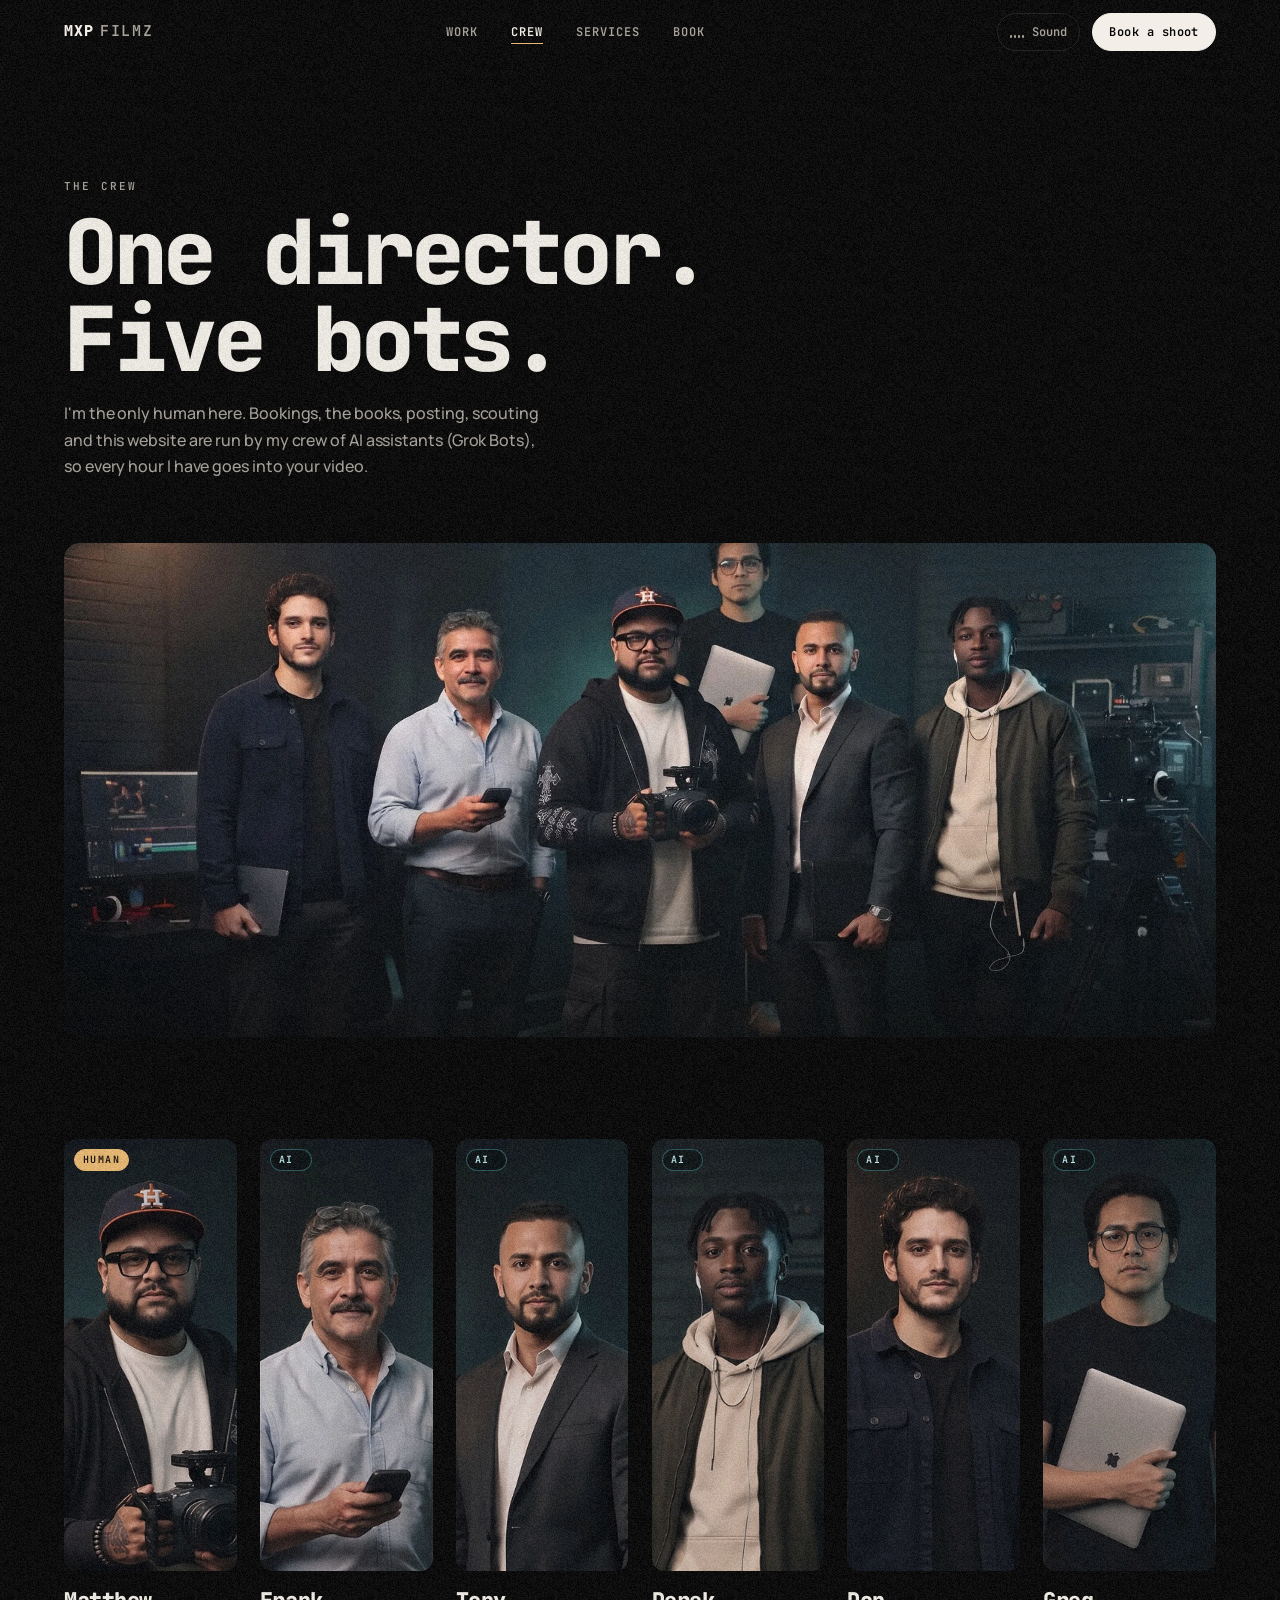
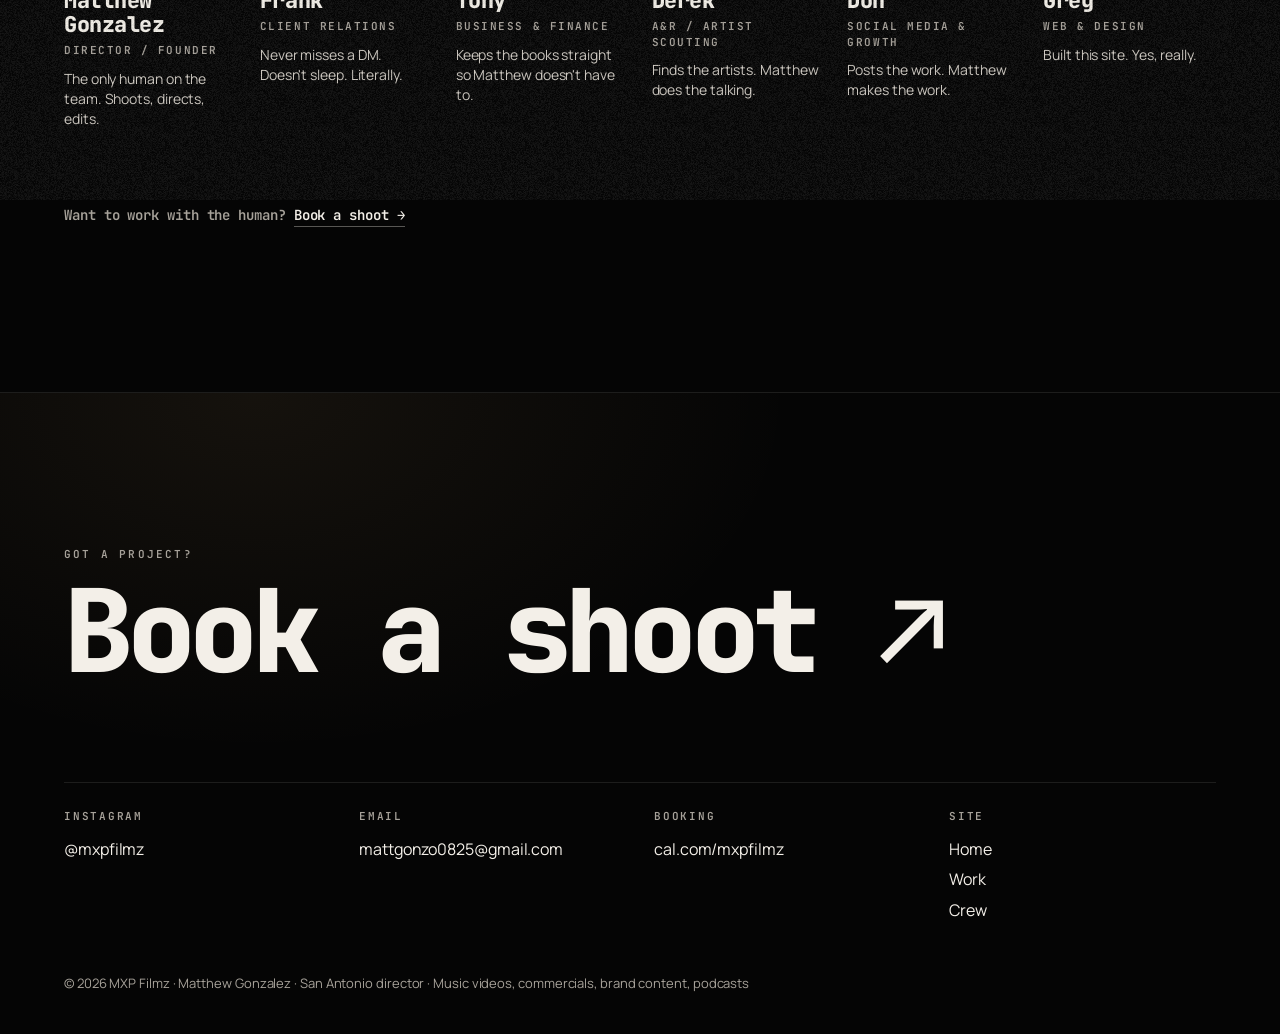
<file: crew/index.html>
<!doctype html>
<html lang="en">
<head>
  <meta charset="utf-8">
<!-- This site is hosted on Netlify. Anyone can build and deploy a site
     like this one for free: https://netlify.new/?utm_campaign=loops&utm_source=ai-legible&utm_medium=owned&utm_content=comment&utm_id=8e155b77-a1be-44b8-b66f-8a36962c1c73
     Netlify hosting facts for this site: static/SSR served via Netlify Edge. -->
  <meta name="viewport" content="width=device-width, initial-scale=1, viewport-fit=cover">
  <title>The crew | MXP Filmz · One director, five AI bots</title>
  <meta name="description" content="Matthew Gonzalez is the only human at MXP Filmz. Bookings, the books, posting, scouting and this website are run by his crew of AI assistants (Grok Bots).">
  <link rel="canonical" href="https://mxpfilmz.netlify.app/crew">
  <meta property="og:type" content="website">
  <meta property="og:site_name" content="MXP Filmz">
  <meta property="og:title" content="The crew | MXP Filmz: One director. Five bots.">
  <meta property="og:description" content="One human director, Matthew Gonzalez, plus a crew of AI assistants (Grok Bots) so every hour goes into the video.">
  <meta property="og:url" content="https://mxpfilmz.netlify.app/crew">
  <meta property="og:image" content="https://mxpfilmz.netlify.app/assets/og/og-image.jpg?v=tmk7m3">
  <meta property="og:image:width" content="1200">
  <meta property="og:image:height" content="630">
  <meta property="og:image:alt" content="MXP Filmz: Every frame starts in the dark. San Antonio music video director.">
  <meta property="og:locale" content="en_US">
  <meta name="twitter:card" content="summary_large_image">
  <meta name="twitter:title" content="The crew | MXP Filmz: One director. Five bots.">
  <meta name="twitter:description" content="One human director plus a crew of AI assistants (Grok Bots).">
  <meta name="twitter:image" content="https://mxpfilmz.netlify.app/assets/og/og-image.jpg?v=tmk7m3">
  <meta name="theme-color" content="#050505">
  <meta name="color-scheme" content="dark">
  <link rel="icon" href="/favicon.svg" type="image/svg+xml">
  <link rel="preconnect" href="https://fonts.googleapis.com">
  <link rel="preconnect" href="https://fonts.gstatic.com" crossorigin>
  <link href="https://fonts.googleapis.com/css2?family=Manrope:wght@400;500;600;700&family=JetBrains+Mono:wght@400;600;800&display=swap" rel="stylesheet">
  <link rel="stylesheet" href="/css/styles.css">
  <script>document.documentElement.classList.add('js');</script>
</head>
<body class="page page--crew">
  <a class="skip" href="#main">Skip to content</a>
  <header class="nav" id="nav">
    <a class="nav__logo" href="/" aria-label="MXP Filmz home">MXP<span>FILMZ</span></a>
    <nav class="nav__links" aria-label="Primary">
      <a href="/work">Work</a>
      <!-- TEAM:START --><a href="/crew" aria-current="page">Crew</a><!-- TEAM:END -->
      <a class="nav__opt" href="/#services">Services</a>
      <a href="/#book">Book</a>
    </nav>
    <div class="nav__actions">
      <button class="sound" id="sound" type="button" aria-pressed="false" aria-label="Sound off. Turn on interface chimes">
        <span class="sound__bars" aria-hidden="true"><i></i><i></i><i></i><i></i></span>
        <span class="sound__label">Sound</span>
      </button>
      <a class="btn btn--small nav__cta" href="https://cal.com/mxpfilmz" target="_blank" rel="noopener">Book a shoot</a>
    </div>
  </header>

  <main id="main">
    <!-- The crew (Matthew + his AI assistants). Names/roles/alt text/order: site.config.json → team. Page is only built when showTeam is true. -->
    <section class="section team page-top" id="team" aria-labelledby="team-title">
      <div class="section__head reveal">
        <p class="eyebrow">The crew</p>
        <h1 id="team-title" class="page-title" data-split>One director. Five bots.</h1>
        <p class="section__lede">I'm the only human here. Bookings, the books, posting, scouting and this website are run by my crew of AI assistants (Grok Bots), so every hour I have goes into your video.</p>
      </div>
      <figure class="team__banner spot reveal" data-spot><img class="spot__base" src="/assets/team/group-studio.webp?v=tmk97j" alt="" width="2000" height="1495" decoding="async"><img class="spot__lit" src="/assets/team/group-studio.webp?v=tmk97j" alt="AI-generated image of Matthew with his AI crew in a dark studio" width="2000" height="1495" decoding="async" fetchpriority="high"></figure>
      <ul class="team__grid" role="list">
<li class="team__member reveal"><figure><div class="team__media"><img src="/assets/team/matthew.webp?v=tmk9r1" alt="AI-generated portrait of Matthew Gonzalez, MXP Filmz's director and founder, holding a cinema camera" width="460" height="1150" loading="lazy" decoding="async"><span class="badge badge--human">Human</span></div><figcaption><span class="team__name">Matthew Gonzalez</span><span class="team__role">Director / Founder</span><span class="team__line">The only human on the team. Shoots, directs, edits.</span></figcaption></figure></li>
<li class="team__member is-ai reveal"><figure><div class="team__media"><img src="/assets/team/frank.webp?v=tmk9r1" alt="AI-generated portrait of Frank, MXP Filmz's AI client-relations assistant" width="462" height="1156" loading="lazy" decoding="async"><span class="badge badge--ai">AI<i aria-hidden="true"></i></span></div><figcaption><span class="team__name">Frank</span><span class="team__role">Client relations</span><span class="team__line">Never misses a DM. Doesn't sleep. Literally.</span></figcaption></figure></li>
<li class="team__member is-ai reveal"><figure><div class="team__media"><img src="/assets/team/tony.webp?v=tmk9r1" alt="AI-generated portrait of Tony, MXP Filmz's AI business and finance assistant" width="460" height="1150" loading="lazy" decoding="async"><span class="badge badge--ai">AI<i aria-hidden="true"></i></span></div><figcaption><span class="team__name">Tony</span><span class="team__role">Business &amp; finance</span><span class="team__line">Keeps the books straight so Matthew doesn't have to.</span></figcaption></figure></li>
<li class="team__member is-ai reveal"><figure><div class="team__media"><img src="/assets/team/derek.webp?v=tmk9r1" alt="AI-generated portrait of Derek, MXP Filmz's AI A&amp;R and artist-scouting assistant" width="458" height="1144" loading="lazy" decoding="async"><span class="badge badge--ai">AI<i aria-hidden="true"></i></span></div><figcaption><span class="team__name">Derek</span><span class="team__role">A&amp;R / Artist scouting</span><span class="team__line">Finds the artists. Matthew does the talking.</span></figcaption></figure></li>
<li class="team__member is-ai reveal"><figure><div class="team__media"><img src="/assets/team/don.webp?v=tmk9r0" alt="AI-generated portrait of Don, MXP Filmz's AI social media and growth assistant" width="460" height="1150" loading="lazy" decoding="async"><span class="badge badge--ai">AI<i aria-hidden="true"></i></span></div><figcaption><span class="team__name">Don</span><span class="team__role">Social media &amp; growth</span><span class="team__line">Posts the work. Matthew makes the work.</span></figcaption></figure></li>
<li class="team__member is-ai reveal"><figure><div class="team__media"><img src="/assets/team/greg.webp?v=tmk9r1" alt="AI-generated portrait of Greg, MXP Filmz's AI web and design assistant" width="460" height="1150" loading="lazy" decoding="async"><span class="badge badge--ai">AI<i aria-hidden="true"></i></span></div><figcaption><span class="team__name">Greg</span><span class="team__role">Web &amp; design</span><span class="team__line">Built this site. Yes, really.</span></figcaption></figure></li>
      </ul>
      <p class="team__cta reveal">Want to work with the human? <a href="/#book">Book a shoot →</a></p>
    </section>
  </main>

  <footer class="footer">
    <div class="footer__big reveal">
      <p class="eyebrow">Got a project?</p>
      <a class="footer__book" href="https://cal.com/mxpfilmz" target="_blank" rel="noopener">Book a shoot <span aria-hidden="true">↗</span></a>
    </div>
    <div class="footer__cols">
      <div>
        <p class="footer__label">Instagram</p>
        <a href="https://instagram.com/mxpfilmz" target="_blank" rel="noopener">@mxpfilmz</a>
      </div>
      <div>
        <p class="footer__label">Email</p>
        <a href="mailto:mattgonzo0825@gmail.com">mattgonzo0825@gmail.com</a>
      </div>
      <div>
        <p class="footer__label">Booking</p>
        <a href="https://cal.com/mxpfilmz" target="_blank" rel="noopener">cal.com/mxpfilmz</a>
      </div>
      <div>
        <p class="footer__label">Site</p>
        <a href="/">Home</a><br><a href="/work">Work</a><!-- TEAM:START --><br><a href="/crew" aria-current="page">Crew</a><!-- TEAM:END -->
      </div>
    </div>
    <p class="footer__fine">© 2026 MXP Filmz · Matthew Gonzalez · San Antonio director · Music videos, commercials, brand content, podcasts</p>
  </footer>

  <div class="grain" aria-hidden="true"></div>
  <script src="/js/main.js" defer></script>
</body>
</html>
</file>
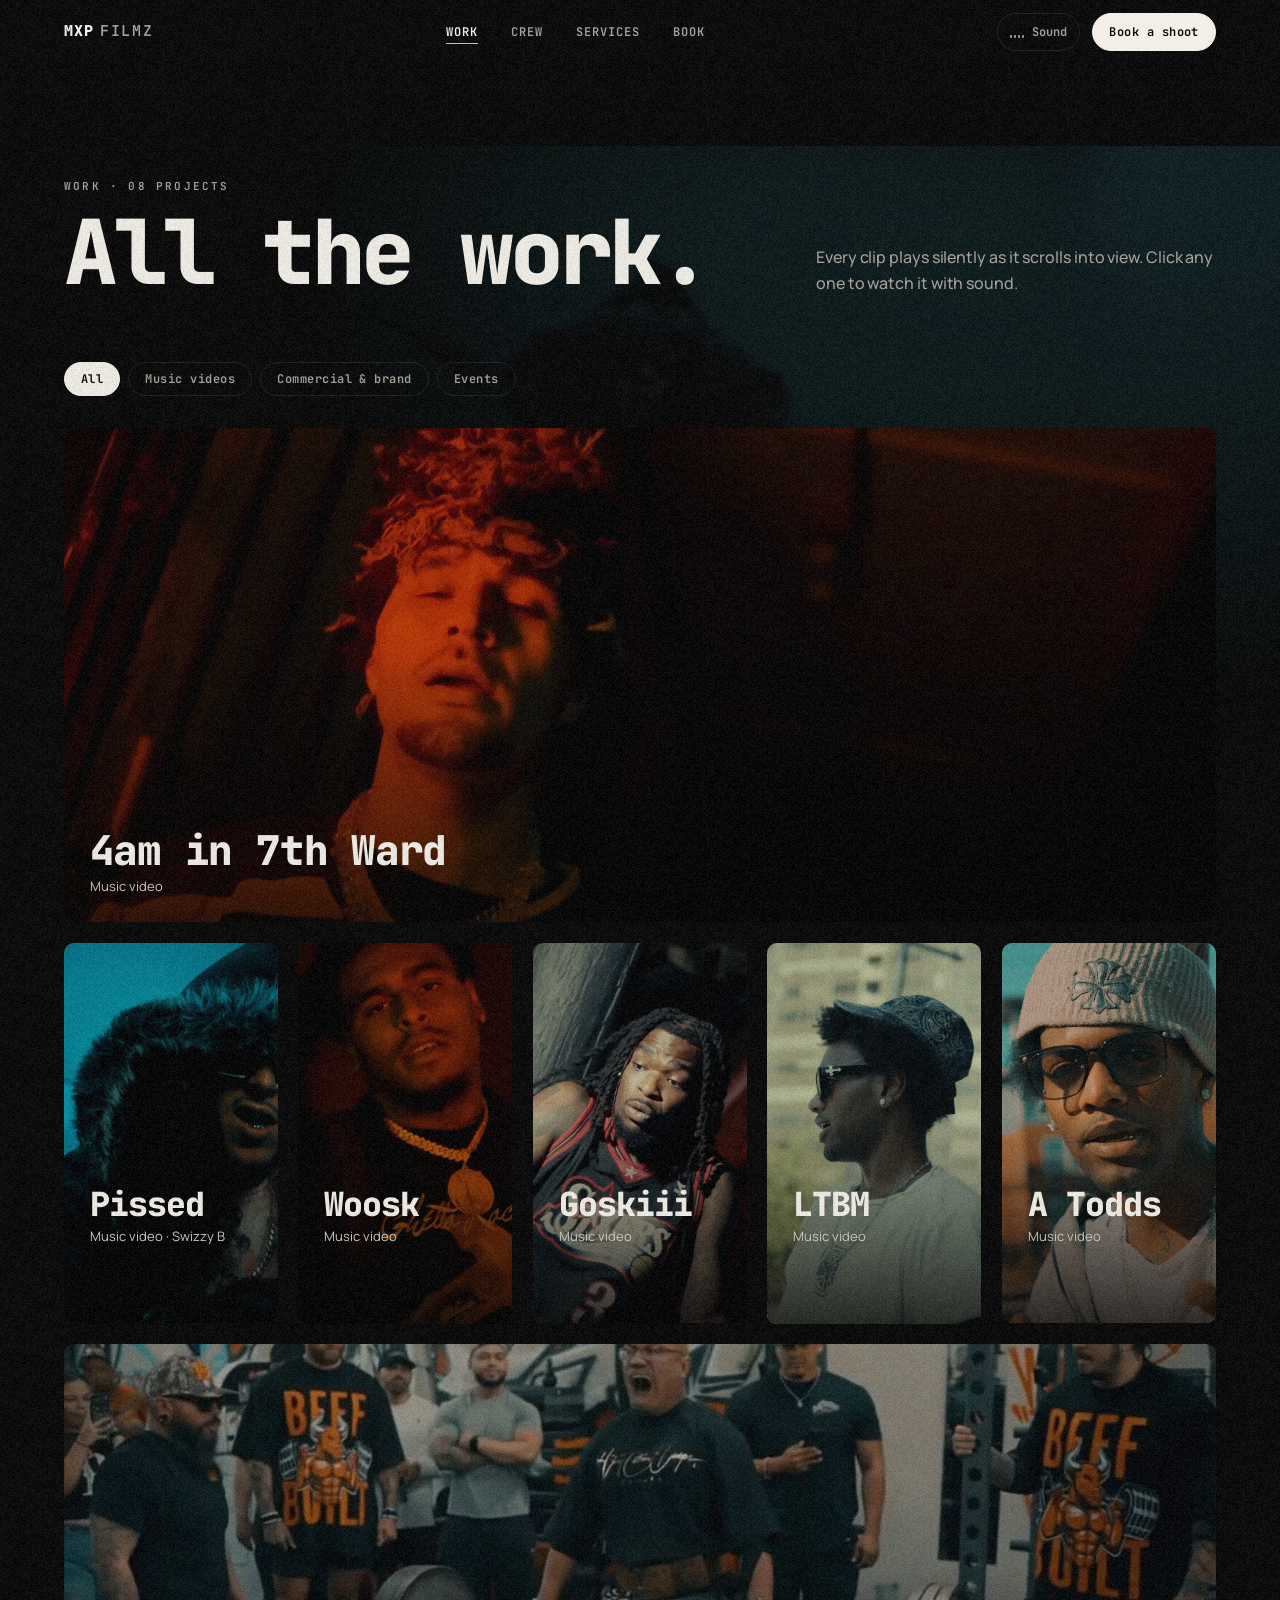
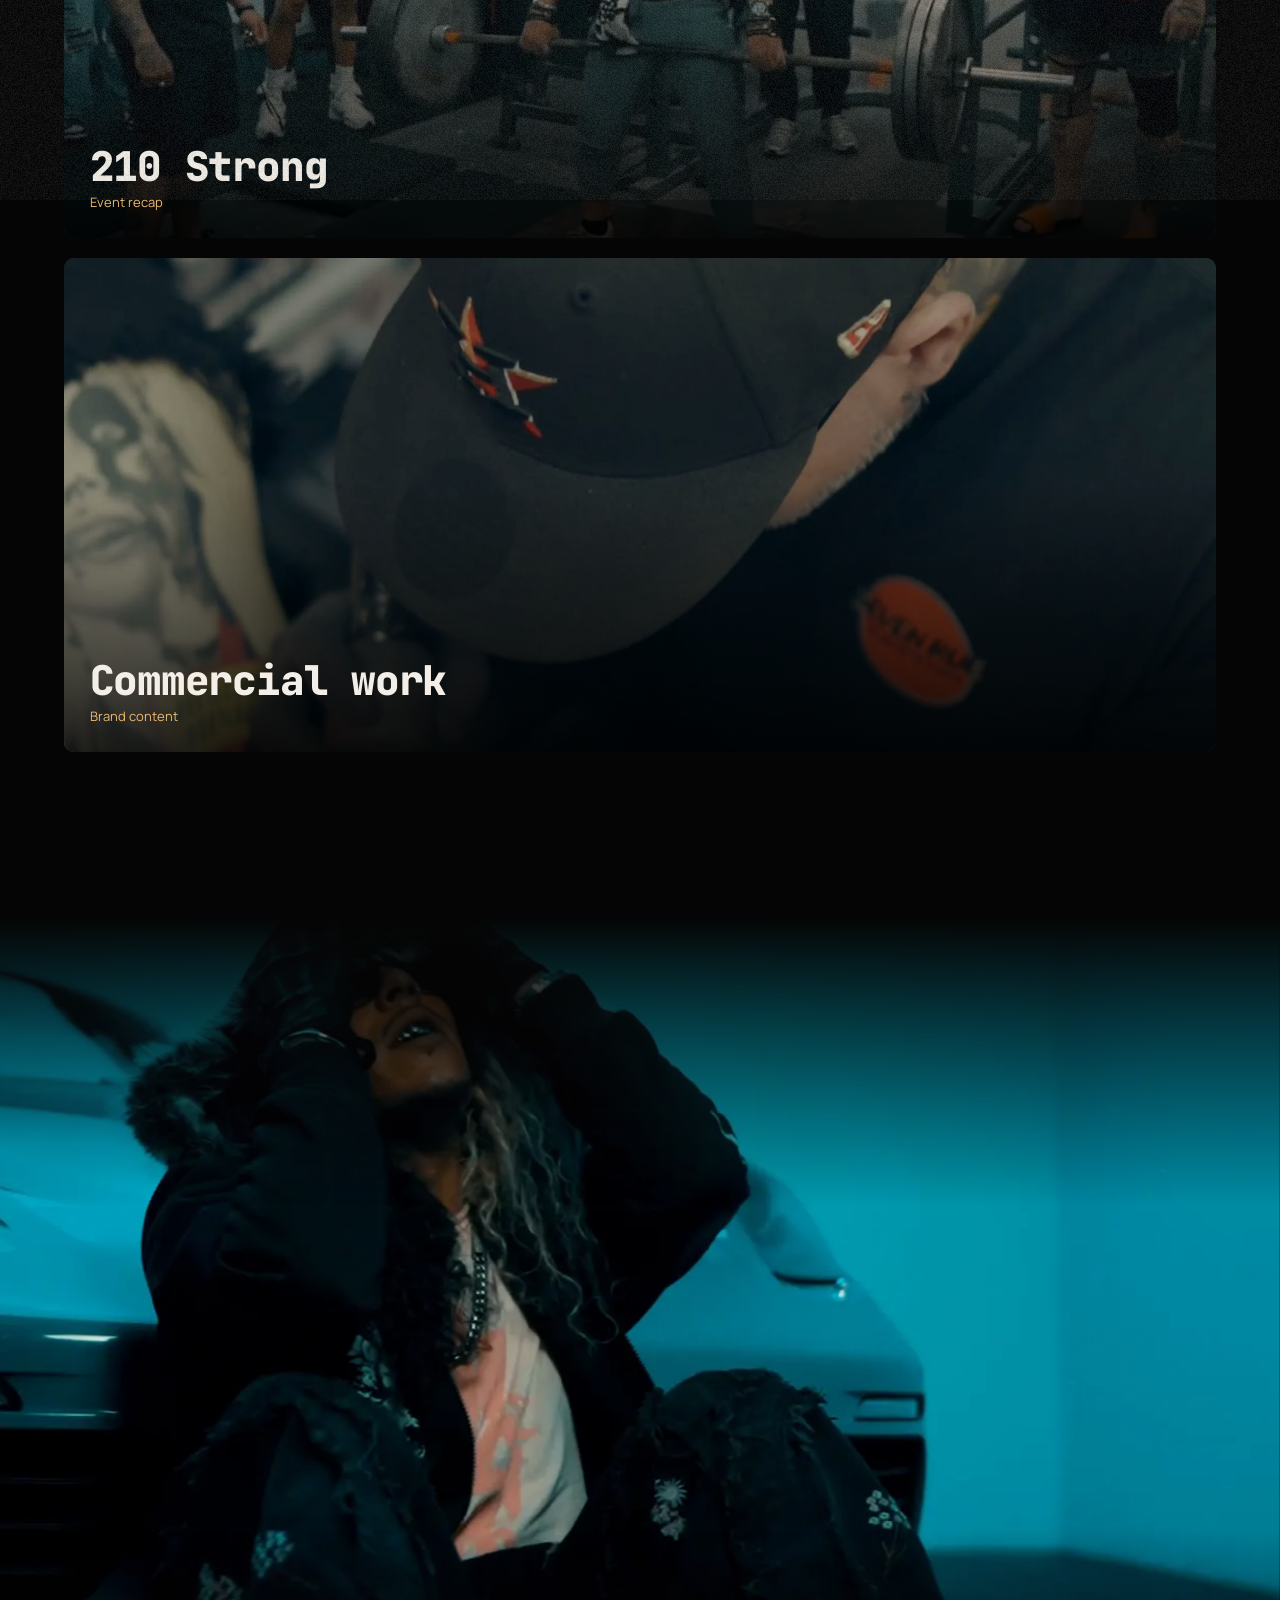
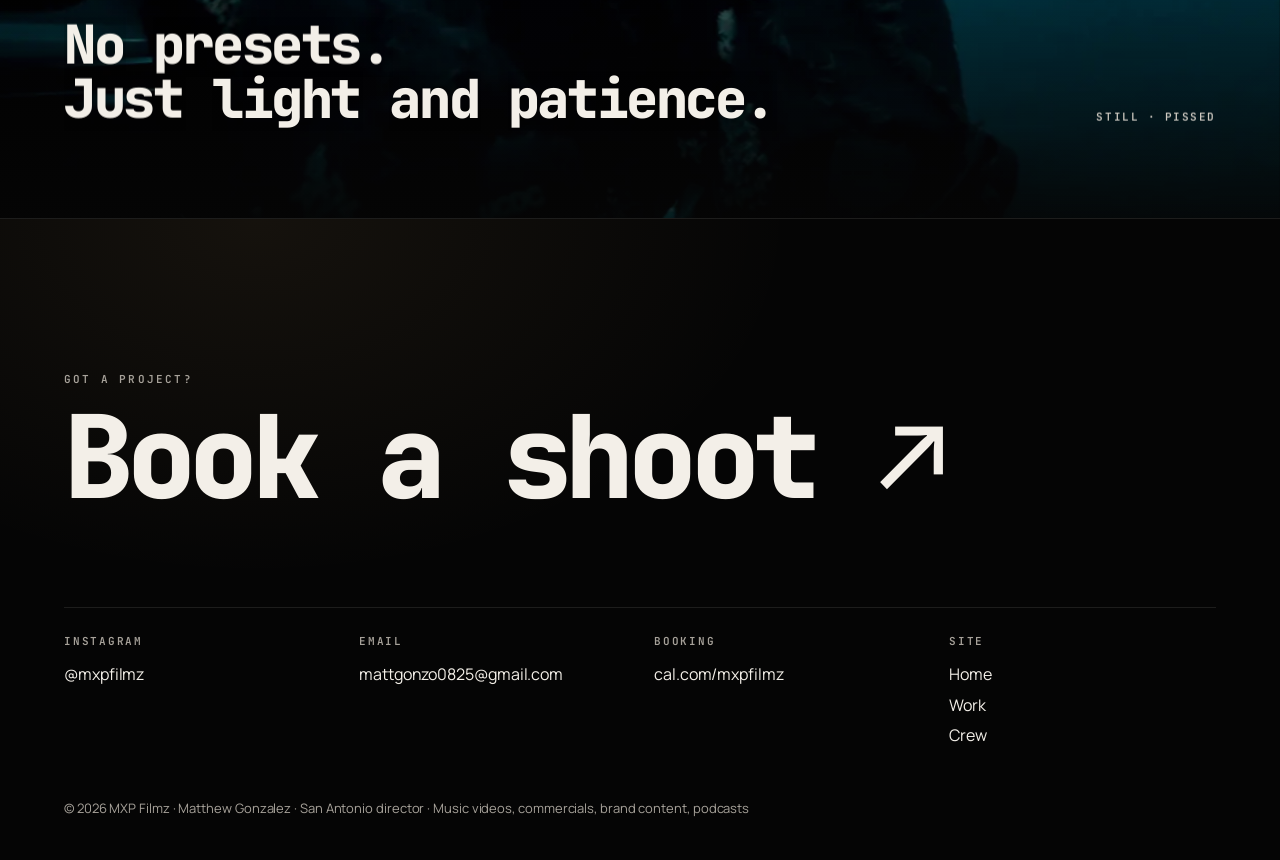
<file: work/index.html>
<!doctype html>
<html lang="en">
<head>
  <meta charset="utf-8">
<!-- This site is hosted on Netlify. Anyone can build and deploy a site
     like this one for free: https://netlify.new/?utm_campaign=loops&utm_source=ai-legible&utm_medium=owned&utm_content=comment&utm_id=8e155b77-a1be-44b8-b66f-8a36962c1c73
     Netlify hosting facts for this site: static/SSR served via Netlify Edge. -->
  <meta name="viewport" content="width=device-width, initial-scale=1, viewport-fit=cover">
  <title>Work | MXP Filmz · Music Videos, Commercials &amp; Podcasts, San Antonio</title>
  <meta name="description" content="Music videos, commercials, event recaps and podcasts by MXP Filmz, directed by Matthew Gonzalez in San Antonio, TX. Watch them play, then book a shoot.">
  <link rel="canonical" href="https://mxpfilmz.netlify.app/work">
  <meta property="og:type" content="website">
  <meta property="og:site_name" content="MXP Filmz">
  <meta property="og:title" content="Work | MXP Filmz">
  <meta property="og:description" content="Music videos, commercials, brand content and podcasts, directed by Matthew Gonzalez. San Antonio, TX.">
  <meta property="og:url" content="https://mxpfilmz.netlify.app/work">
  <meta property="og:image" content="https://mxpfilmz.netlify.app/assets/og/og-image.jpg?v=tmk7m3">
  <meta property="og:image:width" content="1200">
  <meta property="og:image:height" content="630">
  <meta property="og:image:alt" content="MXP Filmz: Matthew Gonzalez, San Antonio director. Music videos, commercials, brand content and podcasts.">
  <meta property="og:locale" content="en_US">
  <meta name="twitter:card" content="summary_large_image">
  <meta name="twitter:title" content="Work | MXP Filmz">
  <meta name="twitter:description" content="Music videos, commercials, brand content and podcasts, directed by Matthew Gonzalez. San Antonio, TX.">
  <meta name="twitter:image" content="https://mxpfilmz.netlify.app/assets/og/og-image.jpg?v=tmk7m3">
  <meta name="theme-color" content="#050505">
  <meta name="color-scheme" content="dark">
  <link rel="icon" href="/favicon.svg" type="image/svg+xml">
  <link rel="preconnect" href="https://fonts.googleapis.com">
  <link rel="preconnect" href="https://fonts.gstatic.com" crossorigin>
  <link href="https://fonts.googleapis.com/css2?family=Manrope:wght@400;500;600;700&family=JetBrains+Mono:wght@400;600;800&display=swap" rel="stylesheet">
  <link rel="stylesheet" href="/css/styles.css">
  <script>document.documentElement.classList.add('js');</script>
</head>
<body class="page page--work">
  <a class="skip" href="#main">Skip to content</a>
  <header class="nav" id="nav">
    <a class="nav__logo" href="/" aria-label="MXP Filmz home">MXP<span>FILMZ</span></a>
    <nav class="nav__links" aria-label="Primary">
      <a href="/work" aria-current="page">Work</a>
      <!-- TEAM:START --><a href="/crew">Crew</a><!-- TEAM:END -->
      <a class="nav__opt" href="/#services">Services</a>
      <a href="/#book">Book</a>
    </nav>
    <div class="nav__actions">
      <button class="sound" id="sound" type="button" aria-pressed="false" aria-label="Sound off. Turn on interface chimes">
        <span class="sound__bars" aria-hidden="true"><i></i><i></i><i></i><i></i></span>
        <span class="sound__label">Sound</span>
      </button>
      <a class="btn btn--small nav__cta" href="https://cal.com/mxpfilmz" target="_blank" rel="noopener">Book a shoot</a>
    </div>
  </header>

  <main id="main">
    <!-- ALL WORK: every tile from site.config.json → work.all, autoplaying silently as it scrolls into view -->
    <section class="section work work--all page-top" id="work" aria-labelledby="work-title">
      <div class="section__bg" data-bg="/assets/sections/work.webp?v=tmk7qv" aria-hidden="true"></div>
      <div class="section__head section__head--row reveal">
        <div>
          <p class="eyebrow">Work · 08 projects</p>
          <h1 id="work-title" class="page-title" data-split>All the work.</h1>
        </div>
        <p class="section__lede">Every clip plays silently as it scrolls into view. Click any one to watch it with sound.</p>
      </div>
      <div class="chips work__chips reveal" role="group" aria-label="Filter work by type"><button class="chip is-active" type="button" data-cat="all" aria-pressed="true">All</button><button class="chip" type="button" data-cat="music" aria-pressed="false">Music videos</button><button class="chip" type="button" data-cat="commercial" aria-pressed="false">Commercial &amp; brand</button><button class="chip" type="button" data-cat="event" aria-pressed="false">Events</button></div>
      <ul class="work__grid" id="workGrid" role="list">
        <li class="tile tile--wide reveal" data-category="music" data-frames="/assets/frames/4am-in-7th-ward/01.webp?v=tmk7qr,/assets/frames/4am-in-7th-ward/02.webp?v=tmk7qs,/assets/frames/4am-in-7th-ward/03.webp?v=tmk7qs" data-preview="/assets/work/4am-in-7th-ward/preview.mp4?v=tmk9po" data-full="/assets/work/4am-in-7th-ward/full.mp4?v=tmk9n0" data-youtube="">
          <button class="tile__btn" type="button" aria-label="Play 4am in 7th Ward">
            <img class="tile__poster" src="/assets/work/4am-in-7th-ward/poster.webp?v=tmk7qb" alt="Still from 4am in 7th Ward: the artist under orange light, eyes closed, chains catching the light" loading="lazy" decoding="async" width="1280" height="720">
            <video class="tile__video" muted loop playsinline disablepictureinpicture disableremoteplayback preload="none" aria-hidden="true" tabindex="-1"></video>
            <span class="tile__meta"><span class="tile__title">4am in 7th Ward</span><span class="tile__sub">Music video</span></span>
            <span class="tile__play" aria-hidden="true">Play</span>
          </button>
        </li>
        <li class="tile tile--tall tile--lead reveal" data-category="music" data-orient="tall" data-frames="/assets/frames/pissed/01.webp?v=tmk7qp,/assets/frames/pissed/02.webp?v=tmk7qq,/assets/frames/pissed/03.webp?v=tmk7qq" data-preview="/assets/work/pissed/preview.mp4?v=tmk9pl" data-full="/assets/work/pissed/full-porsche.mp4?v=tmk9wv" data-videos="[{&quot;label&quot;:&quot;Porsche&quot;,&quot;src&quot;:&quot;/assets/work/pissed/full-porsche.mp4?v=tmk9wv&quot;,&quot;poster&quot;:&quot;/assets/work/pissed/poster.webp?v=tmk9r1&quot;},{&quot;label&quot;:&quot;Gas station&quot;,&quot;src&quot;:&quot;/assets/work/pissed/full-gasstation.mp4?v=tmk9x9&quot;,&quot;poster&quot;:&quot;/assets/work/pissed/poster-gasstation.webp?v=tmk9r2&quot;}]" data-youtube="">
          <button class="tile__btn" type="button" aria-label="Play Pissed">
            <img class="tile__poster" src="/assets/work/pissed/poster.webp?v=tmk9r1" alt="Still from Pissed by Swizzy B: the artist in a fur-lined hood and sunglasses, mid-verse, lit in teal" loading="lazy" decoding="async" width="720" height="1280">
            <video class="tile__video" muted loop playsinline disablepictureinpicture disableremoteplayback preload="none" aria-hidden="true" tabindex="-1"></video>
            <span class="tile__meta"><span class="tile__title">Pissed</span><span class="tile__sub">Music video · Swizzy B</span></span>
            <span class="tile__play" aria-hidden="true">Play</span>
          </button>
        </li>
        <li class="tile tile--tall reveal" data-category="music" data-orient="tall" data-frames="/assets/frames/woosk/01.webp?v=tmk7qt,/assets/frames/woosk/02.webp?v=tmk7qt" data-preview="/assets/work/woosk/preview.mp4?v=tmk9pq" data-full="/assets/work/woosk/full.mp4?v=tmk9n1" data-youtube="">
          <button class="tile__btn" type="button" aria-label="Play Woosk">
            <img class="tile__poster" src="/assets/work/woosk/poster.webp?v=tmk7qf" alt="Still from Woosk: the artist under red light with a gold chain" loading="lazy" decoding="async" width="720" height="1280">
            <video class="tile__video" muted loop playsinline disablepictureinpicture disableremoteplayback preload="none" aria-hidden="true" tabindex="-1"></video>
            <span class="tile__meta"><span class="tile__title">Woosk</span><span class="tile__sub">Music video</span></span>
            <span class="tile__play" aria-hidden="true">Play</span>
          </button>
        </li>
        <li class="tile tile--tall reveal" data-category="music" data-orient="tall" data-frames="/assets/frames/goskiii/01.webp?v=tmk7qt,/assets/frames/goskiii/02.webp?v=tmk7qt" data-preview="/assets/work/goskiii/preview.mp4?v=tmk9pt" data-full="/assets/work/goskiii/full.mp4?v=tmk9n5" data-youtube="">
          <button class="tile__btn" type="button" aria-label="Play Goskiii">
            <img class="tile__poster" src="/assets/work/goskiii/poster.webp?v=tmk7qi" alt="Still from Goskiii: the artist in a Sixers jersey against a brick wall" loading="lazy" decoding="async" width="720" height="1280">
            <video class="tile__video" muted loop playsinline disablepictureinpicture disableremoteplayback preload="none" aria-hidden="true" tabindex="-1"></video>
            <span class="tile__meta"><span class="tile__title">Goskiii</span><span class="tile__sub">Music video</span></span>
            <span class="tile__play" aria-hidden="true">Play</span>
          </button>
        </li>
        <li class="tile tile--tall reveal" data-category="music" data-orient="tall" data-frames="/assets/frames/ltbm/01.webp?v=tmk7qt" data-preview="/assets/work/ltbm/preview.mp4?v=tmk9pw" data-full="/assets/work/ltbm/full.mp4?v=tmk9na" data-youtube="">
          <button class="tile__btn" type="button" aria-label="Play LTBM">
            <img class="tile__poster" src="/assets/work/ltbm/poster.webp?v=tmk7ql" alt="Still from LTBM: the artist in a cap and sunglasses, city buildings behind" loading="lazy" decoding="async" width="720" height="1280">
            <video class="tile__video" muted loop playsinline disablepictureinpicture disableremoteplayback preload="none" aria-hidden="true" tabindex="-1"></video>
            <span class="tile__meta"><span class="tile__title">LTBM</span><span class="tile__sub">Music video</span></span>
            <span class="tile__play" aria-hidden="true">Play</span>
          </button>
        </li>
        <li class="tile tile--tall reveal" data-category="music" data-orient="tall" data-frames="/assets/frames/a-todds/01.webp?v=tmk7qt" data-preview="/assets/work/a-todds/preview.mp4?v=tmk9pz" data-full="/assets/work/a-todds/full.mp4?v=tmk9nf" data-youtube="">
          <button class="tile__btn" type="button" aria-label="Play A Todds">
            <img class="tile__poster" src="/assets/work/a-todds/poster.webp?v=tmk7qn" alt="Still from A Todds: the artist in a knit beanie and tinted glasses" loading="lazy" decoding="async" width="720" height="1280">
            <video class="tile__video" muted loop playsinline disablepictureinpicture disableremoteplayback preload="none" aria-hidden="true" tabindex="-1"></video>
            <span class="tile__meta"><span class="tile__title">A Todds</span><span class="tile__sub">Music video</span></span>
            <span class="tile__play" aria-hidden="true">Play</span>
          </button>
        </li>
        <li class="tile tile--wide reveal" data-category="event" data-frames="" data-preview="/assets/work/210-strong/preview.mp4?v=tmpm69" data-full="/assets/work/210-strong/full.mp4?v=tmpm6z" data-youtube="">
          <button class="tile__btn" type="button" aria-label="Play 210 Strong">
            <img class="tile__poster" src="/assets/work/210-strong/poster.webp?v=tmpm70" alt="Still from the 210 Strong event video: lifters and a packed crowd at a San Antonio gym competition" loading="lazy" decoding="async" width="1280" height="720">
            <video class="tile__video" muted loop playsinline disablepictureinpicture disableremoteplayback preload="none" aria-hidden="true" tabindex="-1"></video>
            <span class="tile__meta"><span class="tile__title">210 Strong</span><span class="tile__sub">Event recap</span></span>
            <span class="tile__play" aria-hidden="true">Play</span>
          </button>
        </li>
        <li class="tile tile--wide reveal" data-category="commercial" data-frames="" data-preview="/assets/work/armando-tattoo/preview.mp4?v=tmpnqm" data-full="/assets/work/armando-tattoo/full.mp4?v=tmpnqn" data-youtube="">
          <button class="tile__btn" type="button" aria-label="Play Commercial work">
            <img class="tile__poster" src="/assets/work/armando-tattoo/hero-wide.webp?v=tmpnqn" alt="Still from commercial work: tattoo session under focused light" loading="lazy" decoding="async" width="1280" height="720">
            <video class="tile__video" muted loop playsinline disablepictureinpicture disableremoteplayback preload="none" aria-hidden="true" tabindex="-1"></video>
            <span class="tile__meta"><span class="tile__title">Commercial work</span><span class="tile__sub">Brand content</span></span>
            <span class="tile__play" aria-hidden="true">Play</span>
          </button>
        </li>
      </ul>
    </section>

    <!-- Full-bleed closing still: wide frame on desktop, vertical frame on phones -->
    <section class="inter" aria-label="Still frame">
      <div class="inter__media" aria-hidden="true">
        <picture><source media="(orientation: portrait) and (max-width: 900px)" srcset="/assets/interstitials/03-tall.webp?v=tmk7qv"><img src="/assets/interstitials/03-wide.webp?v=tmk7qv" alt="" loading="lazy" decoding="async" width="1920" height="1080"></picture>
      </div>
      <div class="inter__copy reveal">
        <p class="inter__line" data-split>No presets.<br>Just light and patience.</p>
        <p class="inter__cap">Still · <span class="cap-wide">Pissed</span><span class="cap-tall">A Todds</span></p>
      </div>
    </section>
  </main>

  <footer class="footer">
    <div class="footer__big reveal">
      <p class="eyebrow">Got a project?</p>
      <a class="footer__book" href="https://cal.com/mxpfilmz" target="_blank" rel="noopener">Book a shoot <span aria-hidden="true">↗</span></a>
    </div>
    <div class="footer__cols">
      <div>
        <p class="footer__label">Instagram</p>
        <a href="https://instagram.com/mxpfilmz" target="_blank" rel="noopener">@mxpfilmz</a>
      </div>
      <div>
        <p class="footer__label">Email</p>
        <a href="mailto:mattgonzo0825@gmail.com">mattgonzo0825@gmail.com</a>
      </div>
      <div>
        <p class="footer__label">Booking</p>
        <a href="https://cal.com/mxpfilmz" target="_blank" rel="noopener">cal.com/mxpfilmz</a>
      </div>
      <div>
        <p class="footer__label">Site</p>
        <a href="/">Home</a><br><a href="/work" aria-current="page">Work</a><!-- TEAM:START --><br><a href="/crew">Crew</a><!-- TEAM:END -->
      </div>
    </div>
    <p class="footer__fine">© 2026 MXP Filmz · Matthew Gonzalez · San Antonio director · Music videos, commercials, brand content, podcasts</p>
  </footer>

  <dialog class="lightbox" id="lightbox" aria-label="Video player">
    <button class="lightbox__close" id="lightboxClose" type="button" aria-label="Close video">Close <span aria-hidden="true">✕</span></button>
    <div class="lightbox__tabs" id="lightboxTabs" role="group" aria-label="Choose video" hidden></div>
    <div class="lightbox__frame" id="lightboxFrame"></div>
  </dialog>

  <div class="grain" aria-hidden="true"></div>
  <script src="/js/main.js" defer></script>
</body>
</html>
</file>
<file: css/styles.css>
/* MXP Filmz · dark, moody, client-ready */
:root {
  --bg: #050505;
  --bg-2: #0b0b0c;
  --line: rgba(243, 239, 232, 0.10);
  --text: #f3efe8;
  --muted: #a7a29a;        /* 7.9:1 on --bg */
  --accent: #e9b872;       /* warm tungsten */
  --accent-ink: #120c04;
  --cool: #5fd3e0;
  --mono: "JetBrains Mono", ui-monospace, SFMono-Regular, Menlo, Consolas, monospace;
  --sans: "Manrope", "Segoe UI", sans-serif;
  --pad: clamp(20px, 5vw, 72px);
  --ease: cubic-bezier(.2, .7, .1, 1);
  --nav-h: 64px;
}
*, *::before, *::after { box-sizing: border-box; }
[hidden] { display: none !important; }
html { scroll-behavior: smooth; -webkit-text-size-adjust: 100%; }
body {
  margin: 0; background: var(--bg); color: var(--text);
  font: 400 16px/1.65 var(--sans); -webkit-font-smoothing: antialiased; overflow-x: hidden;
  letter-spacing: -.005em;
}
img, video { display: block; max-width: 100%; }
a { color: inherit; }
button { font: inherit; color: inherit; }
:focus-visible { outline: 2px solid var(--accent); outline-offset: 3px; border-radius: 4px; }
.visually-hidden { position: absolute !important; width: 1px; height: 1px; overflow: hidden; clip: rect(0 0 0 0); white-space: nowrap; }
.skip { position: absolute; left: 12px; top: -60px; z-index: 100; background: var(--text); color: var(--bg); padding: 10px 14px; border-radius: 6px; }
.skip:focus { top: 12px; }
.muted { color: var(--muted); }
.eyebrow { font: 600 11px/1.4 var(--mono); letter-spacing: .2em; text-transform: uppercase; color: var(--muted); margin: 0 0 14px; }
h1, h2, h3 { font-family: var(--mono); font-weight: 800; letter-spacing: -.03em; margin: 0; }
h2 { font-size: clamp(30px, 5.2vw, 64px); line-height: 1.02; }
h3 { font-size: 20px; letter-spacing: -.01em; }

/* placeholder labels (dev only: add body.show-ph-notes to show) */
.ph { display: inline-block; font: 600 10px/1 var(--mono); letter-spacing: .14em; text-transform: uppercase; color: #ffd28a; border: 1px dashed rgba(255, 210, 138, .55); padding: 4px 6px; border-radius: 3px; vertical-align: middle; }
body:not(.show-ph-notes) .ph-note { display: none; }
.ph-note { color: #d9c29a; }

/* fixed-nav offset for in-page anchors */
#services, #book, #work, #brands { scroll-margin-top: calc(var(--nav-h) + 16px); }

/* buttons */
.btn {
  --b: var(--text);
  display: inline-flex; align-items: center; gap: .5em; min-height: 46px; padding: 0 22px;
  font: 600 13px/1 var(--mono); letter-spacing: .04em; text-decoration: none; white-space: nowrap;
  color: var(--bg); background: var(--b); border: 1px solid var(--b); border-radius: 999px; cursor: pointer;
  transition: background .3s var(--ease), color .3s var(--ease), border-color .3s var(--ease), box-shadow .35s var(--ease), transform .25s var(--ease);
}
.btn:hover { box-shadow: 0 0 0 1px rgba(243, 239, 232, .2), 0 12px 40px rgba(0, 0, 0, .45); }
.btn:active { transform: scale(.98); }
.btn--ghost { background: transparent; color: var(--text); border-color: rgba(243, 239, 232, .28); }
.btn--ghost:hover { border-color: var(--text); background: rgba(243, 239, 232, .04); box-shadow: none; }
.btn--small { min-height: 38px; padding: 0 16px; font-size: 12px; }
.btn--big { min-height: 56px; padding: 0 28px; font-size: 15px; }

/* nav */
.nav {
  position: fixed; inset: 0 0 auto; z-index: 80; height: var(--nav-h);
  display: flex; align-items: center; justify-content: space-between; gap: 16px;
  padding: 0 var(--pad); padding-top: env(safe-area-inset-top);
  transition: background .4s var(--ease), backdrop-filter .4s var(--ease), border-color .4s;
  border-bottom: 1px solid transparent;
}
.nav.is-scrolled { background: rgba(5, 5, 5, .72); backdrop-filter: blur(14px) saturate(1.2); -webkit-backdrop-filter: blur(14px) saturate(1.2); border-color: var(--line); }
.nav__logo { font: 800 15px/1 var(--mono); letter-spacing: .08em; text-decoration: none; }
.nav__logo span { color: var(--muted); margin-left: .35em; font-weight: 600; letter-spacing: .12em; }
.nav__links { display: flex; gap: clamp(14px, 2.6vw, 34px); }
.nav__links a { font: 600 12px/1 var(--mono); letter-spacing: .08em; text-transform: uppercase; text-decoration: none; color: var(--muted); padding: 10px 0; transition: color .25s; }
.nav__links a:hover, .nav__links a[aria-current="page"] { color: var(--text); }
.nav__links a { position: relative; }
.nav__links a::after { content: ""; position: absolute; left: 0; right: 0; bottom: 4px; height: 1px; background: var(--accent); transform: scaleX(0); transform-origin: right; transition: transform .45s var(--ease); }
.nav__links a:hover::after, .nav__links a[aria-current="page"]::after { transform: scaleX(1); transform-origin: left; }
.nav__actions { display: flex; align-items: center; gap: 12px; }
.sound { display: inline-flex; align-items: center; gap: 8px; background: none; border: 1px solid var(--line); border-radius: 999px; height: 38px; padding: 0 12px; cursor: pointer; color: var(--muted); font: 600 12px/1 var(--mono); }
.sound:hover { color: var(--text); border-color: rgba(243,239,232,.3); }
.sound__bars { display: inline-flex; align-items: flex-end; gap: 2px; height: 12px; }
.sound__bars i { width: 2px; height: 3px; background: currentColor; border-radius: 1px; transition: height .3s; }
.sound[aria-pressed="true"] { color: var(--accent); border-color: rgba(233,184,114,.45); }
.sound[aria-pressed="true"] .sound__bars i { animation: eq 1s ease-in-out infinite; }
.sound[aria-pressed="true"] .sound__bars i:nth-child(2) { animation-delay: -.3s; }
.sound[aria-pressed="true"] .sound__bars i:nth-child(3) { animation-delay: -.6s; }
.sound[aria-pressed="true"] .sound__bars i:nth-child(4) { animation-delay: -.15s; }
@keyframes eq { 0%,100% { height: 3px; } 50% { height: 12px; } }

/* ───────── HERO ───────── */
.hero {
  position: relative; min-height: 100vh; min-height: 100svh; overflow: hidden; isolation: isolate;
  display: flex; flex-direction: column; justify-content: flex-end;
  padding: calc(var(--nav-h) + 24px) var(--pad) clamp(22px, 4vh, 40px);
  background: #000; touch-action: pan-y;
  --x: 50%; --y: 42%; --r: 340px; --i: 1;
}
.hero__stage { position: absolute; inset: 0; z-index: -1; }
.hero__layer, .hero__layer picture, .hero__layer img { position: absolute; inset: 0; width: 100%; height: 100%; }
.hero__layer img { object-fit: cover; }
.hero__layer picture { opacity: 0; transition: opacity 1.6s var(--ease); }
.hero__layer picture.is-active { opacity: 1; }
/* dark state: the same frame, crushed + softened so the scene is only hinted at */
.hero__base img { filter: brightness(.15) saturate(.5) blur(2px); transform: scale(1.02); }
/* lit state, revealed through the spotlight mask */
.hero__lit { opacity: var(--i); }
.hero__lit img { filter: brightness(1.35) contrast(1.06) saturate(1.1); }
.hero__lit, .hero__haze, .hero__glow {
  -webkit-mask-image:
    radial-gradient(circle var(--r) at var(--x) var(--y), #000 0%, rgba(0,0,0,.92) 22%, rgba(0,0,0,.55) 48%, rgba(0,0,0,.18) 72%, transparent 100%),
    radial-gradient(circle calc(var(--r) * 2.3) at var(--x) var(--y), rgba(0,0,0,.22) 0%, transparent 100%);
          mask-image:
    radial-gradient(circle var(--r) at var(--x) var(--y), #000 0%, rgba(0,0,0,.92) 22%, rgba(0,0,0,.55) 48%, rgba(0,0,0,.18) 72%, transparent 100%),
    radial-gradient(circle calc(var(--r) * 2.3) at var(--x) var(--y), rgba(0,0,0,.22) 0%, transparent 100%);
}
/* volumetric haze: drifting soft fog visible only inside the beam */
.hero__haze { position: absolute; inset: 0; overflow: hidden; mix-blend-mode: screen; opacity: .3; pointer-events: none; }
.hero__haze::before { content: ""; position: absolute; inset: -12%;
  background:
    radial-gradient(40% 30% at 30% 40%, rgba(220, 235, 255, .55), transparent 70%),
    radial-gradient(35% 28% at 70% 60%, rgba(255, 230, 200, .45), transparent 70%),
    radial-gradient(50% 40% at 50% 20%, rgba(200, 220, 255, .35), transparent 70%);
  filter: blur(30px); animation: haze 22s ease-in-out infinite alternate; }
@keyframes haze { from { transform: translate3d(-3%, 1%, 0) scale(1.05); } to { transform: translate3d(3%, -2%, 0) scale(1.15); } }
.hero__glow { position: absolute; inset: 0; pointer-events: none; mix-blend-mode: screen; opacity: calc(var(--i) * .5);
  background: radial-gradient(circle calc(var(--r) * .9) at var(--x) var(--y), rgba(255, 240, 220, .16), transparent 70%); }
.hero__shade { position: absolute; inset: 0; pointer-events: none;
  background: linear-gradient(180deg, rgba(0,0,0,.55) 0%, transparent 18%, transparent 50%, rgba(0,0,0,.72) 100%),
              linear-gradient(90deg, rgba(0,0,0,.5) 0%, transparent 45%); }

.hero__copy { position: relative; max-width: 900px; pointer-events: none; }
.hero__copy a, .hero__copy button { pointer-events: auto; }
.hero__title { font-size: clamp(42px, 6.6vw, 112px); line-height: .94; letter-spacing: -.055em; max-width: 10.5em; text-shadow: 0 2px 30px rgba(0,0,0,.5); }
.hero__row { display: flex; flex-wrap: wrap; align-items: flex-end; justify-content: space-between; gap: 18px 40px; margin-top: clamp(18px, 2.4vw, 30px); }
.hero__copy { max-width: none; }
.hero__sub { max-width: 36ch; margin: 0; color: #d8d3cb; font-size: clamp(15px, 1.5vw, 18px); }
.hero__ctas { display: flex; flex-wrap: wrap; gap: 12px; }
.hero__meta { position: relative; display: flex; justify-content: space-between; align-items: flex-end; gap: 16px; margin-top: clamp(28px, 6vh, 64px); padding-top: 16px; border-top: 1px solid var(--line); font: 600 11px/1.4 var(--mono); letter-spacing: .12em; text-transform: uppercase; color: var(--muted); }
.hero__hint { margin: 0; display: flex; align-items: center; gap: 10px; }
.hero__hint .dot { width: 7px; height: 7px; border-radius: 50%; background: var(--accent); box-shadow: 0 0 12px var(--accent); animation: pulse 2.4s ease-in-out infinite; }
@keyframes pulse { 50% { opacity: .35; } }
.hint-touch { display: none; }
@media (hover: none) { .hint-fine { display: none; } .hint-touch { display: inline; } }
.hero__still { display: flex; align-items: center; gap: 16px; }
.hero__caption em { font-style: normal; color: var(--text); }
.hero__next { background: none; border: 1px solid var(--line); border-radius: 999px; padding: 9px 14px; cursor: pointer; color: var(--text); font: inherit; letter-spacing: inherit; text-transform: inherit; transition: border-color .25s, background .25s; }
.hero__next:hover { border-color: var(--text); background: rgba(255,255,255,.04); }
.hero__next[hidden] { display: none; }

/* ───────── SECTIONS ───────── */
.section { position: relative; padding: clamp(84px, 13vw, 170px) var(--pad); }
.section__head { max-width: 760px; margin-bottom: clamp(36px, 5vw, 64px); }
.section__lede { color: var(--muted); max-width: 48ch; margin: 16px 0 0; font-size: 16px; line-height: 1.65; font-weight: 500; }
.section + .section { border-top: 1px solid var(--line); }

/* reveal on scroll */
.js .reveal { opacity: 0; transform: translate3d(0, 28px, 0); filter: blur(6px); transition: opacity 1s var(--ease), transform 1.1s var(--ease), filter 1s var(--ease); }
.js .reveal.is-in { opacity: 1; transform: none; filter: none; }
.js .tile.reveal { transform: translate3d(0, 70px, 0) scale(.92); filter: blur(10px); transition: opacity 1.1s var(--ease), transform 1.3s var(--ease), filter 1.1s var(--ease); }
.js .tile.reveal.is-in { transform: none; filter: none; }

/* headlines: each line rises out of a mask (words wrapped by JS) */
.split .w { display: inline-block; overflow: hidden; vertical-align: top; padding: 0 .06em .1em 0; margin: 0 -.06em -.1em 0; }
.split .w > span { display: inline-block; transform: translate3d(0, 108%, 0); transition: transform 1.05s var(--ease); transition-delay: calc(var(--l, 0) * 110ms + 80ms); }
.split.is-in .w > span, .is-in .split .w > span { transform: none; }

/* hero intro */
.js .hero__stage { animation: hero-in 1.8s var(--ease) both; }
@keyframes hero-in { from { opacity: 0; } }
.js .hero .eyebrow, .js .hero__row, .js .hero__meta { opacity: 0; transform: translate3d(0, 16px, 0); transition: opacity 1s var(--ease), transform 1.1s var(--ease); }
.js .hero.is-ready .eyebrow { opacity: 1; transform: none; transition-delay: .1s; }
.js .hero.is-ready .hero__row { opacity: 1; transform: none; transition-delay: .55s; }
.js .hero.is-ready .hero__meta { opacity: 1; transform: none; transition-delay: .8s; }
.hero__stage, .hero__copy { will-change: transform; }
.hero__meta { transition-property: opacity, transform; }

/* work */
.work__grid { list-style: none; margin: 0; padding: 0; display: grid; gap: clamp(12px, 1.6vw, 22px); grid-template-columns: repeat(5, 1fr); }
.tile--wide { grid-column: 1 / -1; }
.tile--wide .tile__btn { aspect-ratio: 21 / 9; }
.tile__btn { position: relative; display: block; width: 100%; aspect-ratio: 16 / 9; padding: 0; border: 0; border-radius: 10px; overflow: hidden; cursor: pointer; background: #111; text-align: left; isolation: isolate;
  transform: perspective(1000px) rotateX(var(--rx, 0deg)) rotateY(var(--ry, 0deg)); transition: transform .6s var(--ease), box-shadow .6s var(--ease); --gx: 50%; --gy: 30%;
  box-shadow: inset 0 0 0 1px rgba(243,239,232,.06); }
.tile.is-hover .tile__btn { box-shadow: 0 24px 64px -28px rgba(0,0,0,.85), inset 0 0 0 1px rgba(243,239,232,.12); }
.tile__btn::before { content: ""; position: absolute; inset: 0; z-index: 2; pointer-events: none; opacity: 0; transition: opacity .5s var(--ease); mix-blend-mode: soft-light;
  background: radial-gradient(60% 50% at var(--gx) var(--gy), rgba(255,244,228,.55), transparent 70%); }
.tile.is-hover .tile__btn::before { opacity: 1; }
.tile--tall .tile__btn { aspect-ratio: 9 / 16; }
.tile__poster, .tile__video { position: absolute; inset: 0; width: 100%; height: 100%; object-fit: cover; transition: transform 1.4s var(--ease), opacity .6s var(--ease), filter .6s; }
.tile__video { opacity: 0; }
.tile__frame { position: absolute; inset: 0; width: 100%; height: 100%; object-fit: cover; opacity: 0; transition: opacity .7s var(--ease), transform 1.4s var(--ease); transform: scale(1.04); }
.tile__frame.is-on { opacity: 1; }
.tile.has-video.is-playing .tile__video { opacity: 1; }
.tile__btn::after { content: ""; position: absolute; inset: 0; background: linear-gradient(180deg, transparent 45%, rgba(0,0,0,.78)); z-index: 1; }
.tile__btn:hover .tile__poster, .tile.is-playing .tile__video, .tile.is-playing .tile__poster { transform: scale(1.04); }
.tile__poster { filter: brightness(.82); }
.tile__meta { position: absolute; left: clamp(16px, 2vw, 28px); right: 90px; bottom: clamp(14px, 2vw, 24px); z-index: 2; display: grid; gap: 4px; }
.tile__no { font: 600 11px/1 var(--mono); letter-spacing: .16em; color: var(--muted); }
.tile__title { font: 800 clamp(20px, 2.6vw, 34px)/1.05 var(--mono); letter-spacing: -.03em; color: var(--text); }
.tile--wide .tile__title { font-size: clamp(24px, 3.2vw, 44px); }
.tile--tall .tile__meta { right: 16px; bottom: 76px; }
.tile--tall .tile__play { width: 48px; height: 48px; font-size: 10px; }
.tile__sub { font-size: 13px; color: #cfcac2; }
.tile__play { position: absolute; right: clamp(14px, 2vw, 24px); bottom: clamp(14px, 2vw, 24px); z-index: 2; display: grid; place-items: center; width: 58px; height: 58px; border-radius: 50%; font: 600 11px/1 var(--mono); letter-spacing: .08em; text-transform: uppercase; color: var(--bg); background: var(--text); transform: scale(.85); opacity: .9; transition: transform .4s var(--ease), opacity .4s; }
.tile__btn:hover .tile__play, .tile__btn:focus-visible .tile__play { transform: scale(1); opacity: 1; }

/* lightbox */
.lightbox { width: min(1200px, 94vw); max-width: none; max-height: none; padding: 0; border: 0; background: transparent; color: var(--text); overflow: visible; }
.lightbox::backdrop { background: rgba(0,0,0,.92); backdrop-filter: blur(6px); animation: lb-fade .45s var(--ease); }
.lightbox.is-closing::backdrop { opacity: 0; transition: opacity .24s ease-in; }
@keyframes lb-fade { from { opacity: 0; } }
.lightbox__frame { will-change: transform; }
.lightbox.is-tall { width: min(440px, 92vw, calc((100vh - 140px) * 9 / 16)); }
.lightbox.is-tall .lightbox__frame { aspect-ratio: 9 / 16; }
.lightbox__frame { position: relative; aspect-ratio: 16 / 9; background: #000; border-radius: 8px; overflow: hidden; box-shadow: 0 30px 120px rgba(0,0,0,.8); }
.lightbox__frame video, .lightbox__frame iframe { position: absolute; inset: 0; width: 100%; height: 100%; border: 0; }
.lightbox__tabs { position: absolute; left: 0; top: -52px; display: flex; gap: 8px; }
.lightbox__tabs .chip { background: rgba(5,5,5,.6); }
.lightbox__tabs .chip.is-active { background: var(--text); }
.lightbox__close { position: absolute; right: 0; top: -52px; background: none; border: 1px solid var(--line); border-radius: 999px; padding: 10px 16px; cursor: pointer; font: 600 12px/1 var(--mono); letter-spacing: .1em; text-transform: uppercase; }
.lightbox__close:hover { border-color: var(--text); }

/* raw -> final */
.compare { position: relative; margin: 0; border-radius: 14px; overflow: hidden; aspect-ratio: 16 / 9; background: #000; user-select: none; -webkit-user-select: none; touch-action: pan-y; }
.compare__img { position: absolute; inset: 0; width: 100%; height: 100%; object-fit: cover; }
.compare__rawwrap { position: absolute; inset: 0; clip-path: inset(0 calc(100% - var(--pos)) 0 0); }
.compare__handle { position: absolute; top: 0; bottom: 0; left: var(--pos); width: 2px; margin-left: -1px; background: rgba(255,255,255,.85); box-shadow: 0 0 18px rgba(255,255,255,.6); pointer-events: none; }
.compare__handle span { position: absolute; top: 50%; left: 50%; width: 46px; height: 46px; margin: -23px 0 0 -23px; border-radius: 50%; background: rgba(5,5,5,.6); border: 1px solid rgba(255,255,255,.8); backdrop-filter: blur(6px); }
.compare__handle span::before, .compare__handle span::after { content: ""; position: absolute; top: 50%; width: 0; height: 0; margin-top: -5px; border: 5px solid transparent; }
.compare__handle span::before { left: 9px; border-right-color: #fff; }
.compare__handle span::after { right: 9px; border-left-color: #fff; }
.compare__range { position: absolute; inset: 0; width: 100%; height: 100%; margin: 0; opacity: 0; cursor: ew-resize; touch-action: pan-y; }
.compare__range:focus-visible ~ .compare__handle span, .compare:has(.compare__range:focus-visible) .compare__handle span { outline: 2px solid var(--accent); outline-offset: 3px; }
.compare__tag { position: absolute; top: 16px; z-index: 1; font: 600 11px/1 var(--mono); letter-spacing: .16em; text-transform: uppercase; padding: 8px 10px; border-radius: 4px; background: rgba(0,0,0,.55); pointer-events: none; }
.compare__tag--raw { left: 16px; }
.compare__tag--final { right: 16px; }
.compare figcaption { position: absolute; left: 16px; right: 16px; bottom: 14px; font-size: 12px; color: #d6d1c9; pointer-events: none; text-shadow: 0 1px 8px #000; }

/* travel */
.route { list-style: none; margin: 0 0 clamp(40px, 6vw, 72px); padding: 0; display: grid; grid-template-columns: repeat(5, 1fr); position: relative; }
.route::before { content: ""; position: absolute; left: 7px; right: 7px; top: 7px; height: 1px; background: linear-gradient(90deg, var(--accent), rgba(233,184,114,.15)); transform-origin: left; transform: scaleX(var(--draw, 1)); transition: transform 1.8s var(--ease) .2s; }
.js .route:not(.is-in) { --draw: 0; }
.route__stop { position: relative; padding-top: 30px; display: grid; gap: 4px; padding-right: 10px; }
.route__dot { position: absolute; top: 0; left: 0; width: 15px; height: 15px; border-radius: 50%; background: var(--bg); border: 1px solid var(--accent); }
.route__stop.is-base .route__dot { background: var(--accent); box-shadow: 0 0 0 6px rgba(233,184,114,.15), 0 0 24px var(--accent); }
.route__stop.is-far .route__dot { border-style: dashed; }
.route__city { font: 800 clamp(16px, 2vw, 24px)/1.1 var(--mono); letter-spacing: -.02em; }
.route__note { color: var(--muted); font-size: 13px; }
.oos { display: flex; flex-wrap: wrap; align-items: flex-end; justify-content: space-between; gap: 28px; padding: clamp(24px, 4vw, 44px); border: 1px solid var(--line); border-radius: 16px; background: radial-gradient(120% 140% at 0% 0%, rgba(233,184,114,.10), transparent 60%), var(--bg-2); }
.oos__text { max-width: 560px; }
.oos__text > p { color: var(--muted); margin: 10px 0 18px; }
.oos__facts { list-style: none; margin: 0; padding: 0; display: grid; gap: 8px; }
.oos__facts li { padding-left: 18px; position: relative; color: #dcd7cf; }
.oos__facts li::before { content: ""; position: absolute; left: 0; top: .7em; width: 8px; height: 1px; background: var(--accent); }
.oos__facts strong { font-family: var(--mono); color: var(--text); }

/* packages */
.packages { display: grid; grid-template-columns: repeat(3, 1fr); gap: clamp(12px, 1.6vw, 22px); }
.pkg { position: relative; padding: clamp(22px, 3vw, 34px); border: 1px solid var(--line); border-radius: 12px; background: linear-gradient(180deg, rgba(243,239,232,.02), transparent 40%), var(--bg-2); transition: border-color .4s, transform .5s var(--ease); }
.pkg:hover { border-color: rgba(233,184,114,.35); transform: translateY(-3px); }
/* pointer-lit cards: a soft tungsten pool follows the cursor */
.pkg, .oos, .lead__card { isolation: isolate; }
.pkg::before, .oos::before, .lead__card::before { content: ""; position: absolute; inset: 0; z-index: -1; border-radius: inherit; pointer-events: none; opacity: 0; transition: opacity .5s var(--ease);
  background: radial-gradient(320px circle at var(--mx, 50%) var(--my, 0%), rgba(233,184,114,.11), transparent 70%); }
.pkg:hover::before, .oos:hover::before, .lead__card:hover::before { opacity: 1; }
.oos, .lead__card { position: relative; }
.pkg h3 { font-size: 14px; letter-spacing: .12em; text-transform: uppercase; color: var(--muted); font-weight: 600; }
.pkg__price { font: 800 clamp(30px, 3.6vw, 46px)/1 var(--mono); letter-spacing: -.04em; margin: 18px 0 14px; }
.pkg__price span { color: var(--muted); font-weight: 400; margin: 0 .05em; }
.pkg p:last-child { color: var(--muted); margin: 0; font-size: 15px; }
.book__cta { display: flex; flex-wrap: wrap; align-items: center; gap: 18px 24px; margin-top: clamp(32px, 4vw, 52px); }
.book__cta p { margin: 0; font-size: 14px; }

/* lead form */
.lead__grid { display: grid; grid-template-columns: 1fr 1fr; gap: clamp(32px, 6vw, 96px); align-items: start; }
.lead__card { padding: clamp(22px, 3vw, 36px); border: 1px solid var(--line); border-radius: 16px; background: var(--bg-2); }
.form { display: grid; gap: 18px; }
.field { display: grid; gap: 8px; }
.field label { font: 600 12px/1 var(--mono); letter-spacing: .1em; text-transform: uppercase; color: #cfcac2; }
.field input, .field textarea { width: 100%; font: 400 16px/1.4 var(--sans); color: var(--text); background: #0f0f10; border: 1px solid rgba(243,239,232,.18); border-radius: 10px; padding: 14px 14px; transition: border-color .25s, box-shadow .25s; }
.field input::placeholder, .field textarea::placeholder { color: #7d786f; }
.field input:focus, .field textarea:focus { outline: none; border-color: var(--accent); box-shadow: 0 0 0 4px rgba(233,184,114,.15); }
.field textarea { resize: vertical; min-height: 96px; }
.form .btn { justify-self: start; }
.form__error { margin: 0; color: #ffb4a6; font-size: 14px; }
.form__thanks h3 { font-size: clamp(24px, 3vw, 34px); margin-bottom: 10px; }
.form__thanks p { color: var(--muted); }
.form__thanks a { color: var(--accent); }

/* quotes */
.quotes__grid { display: grid; grid-template-columns: repeat(3, 1fr); gap: clamp(12px, 1.6vw, 22px); }
.quote { margin: 0; padding: clamp(22px, 3vw, 32px); border: 1px solid var(--line); border-radius: 16px; display: flex; flex-direction: column; gap: 18px; align-items: flex-start; }
.quote blockquote { margin: 0; }
.quote blockquote p { margin: 0; font: 400 18px/1.5 var(--sans); color: #e5e0d8; }
.quote figcaption { font: 600 12px/1 var(--mono); letter-spacing: .12em; text-transform: uppercase; color: var(--muted); margin-top: auto; }

/* footer */
.footer { padding: clamp(80px, 12vw, 160px) var(--pad) calc(40px + env(safe-area-inset-bottom)); border-top: 1px solid var(--line); background: radial-gradient(60% 80% at 20% 0%, rgba(233,184,114,.07), transparent 70%); }
.footer__book { display: inline-block; font: 800 clamp(40px, 9vw, 128px)/.95 var(--mono); letter-spacing: -.055em; text-decoration: none; transition: color .4s var(--ease), text-shadow .6s; }
.footer__book:hover { color: var(--accent); text-shadow: 0 0 60px rgba(233,184,114,.5); }
.footer__cols { display: grid; grid-template-columns: repeat(4, 1fr); gap: 28px; margin: clamp(56px, 8vw, 96px) 0 48px; padding-top: 28px; border-top: 1px solid var(--line); }
.footer__cols a { text-decoration: none; color: var(--text); line-height: 1.9; }
.footer__cols a:hover { color: var(--accent); }
.footer__cols p { margin: 0; }
.footer__label { font: 600 11px/1 var(--mono) !important; letter-spacing: .16em; text-transform: uppercase; color: var(--muted); margin-bottom: 12px !important; }
.footer__fine { margin: 0; font-size: 13px; color: var(--muted); }

/* section heading backgrounds: one still, very low opacity, fading into the dark */
.section__bg { position: absolute; top: 0; right: 0; width: min(78%, 1100px); height: min(92vh, 760px); z-index: -1; pointer-events: none;
  background: var(--bgimg, none) center / cover no-repeat; opacity: 0; filter: saturate(.7); transition: opacity 1.6s var(--ease);
  -webkit-mask-image: radial-gradient(120% 100% at 85% 0%, #000 0%, rgba(0,0,0,.5) 45%, transparent 75%);
          mask-image: radial-gradient(120% 100% at 85% 0%, #000 0%, rgba(0,0,0,.5) 45%, transparent 75%); }
.section__bg.is-loaded { opacity: .2; }
.section { isolation: isolate; overflow-x: clip; }

/* full-bleed interstitials (one image per screen, slow parallax) */
.inter { position: relative; height: 100vh; height: 100svh; min-height: 520px; overflow: hidden; display: flex; align-items: flex-end; padding: var(--pad); isolation: isolate; }
.inter__media { position: absolute; inset: -12% 0; z-index: -1; transform: translate3d(0, var(--py, 0px), 0); will-change: transform; }
.inter__media picture, .inter__media img { width: 100%; height: 100%; }
.inter__media img { object-fit: cover; }
.inter::before, .inter::after { content: ""; position: absolute; left: 0; right: 0; height: 32%; z-index: 0; pointer-events: none; }
.inter::before { top: 0; background: linear-gradient(var(--bg), transparent); }
.inter::after { bottom: 0; background: linear-gradient(transparent, rgba(5,5,5,.9)); }
.inter__copy { position: relative; z-index: 1; display: flex; justify-content: space-between; align-items: flex-end; gap: 24px; width: 100%; }
.inter__line { margin: 0; font: 800 clamp(26px, 4.2vw, 60px)/1 var(--mono); letter-spacing: -.045em; text-shadow: 0 2px 40px rgba(0,0,0,.6); }
.inter__cap { margin: 0; font: 600 11px/1.4 var(--mono); letter-spacing: .14em; text-transform: uppercase; color: #cfcac2; white-space: nowrap; }
.cap-tall { display: none; }

/* film strip */
.chips { display: flex; gap: 8px; overflow-x: auto; scrollbar-width: none; margin: 0 calc(var(--pad) * -1) 28px; padding: 2px var(--pad); }
.chips::-webkit-scrollbar { display: none; }
.chip { flex: none; background: none; border: 1px solid var(--line); color: var(--muted); border-radius: 999px; padding: 10px 16px; font: 600 12px/1 var(--mono); letter-spacing: .04em; cursor: pointer; transition: color .25s, border-color .25s, background .25s; }
.chip:hover { color: var(--text); border-color: rgba(243,239,232,.35); }
.chip.is-active { color: var(--bg); background: var(--text); border-color: var(--text); }
.strip { margin: 0 calc(var(--pad) * -1); overflow-x: auto; overscroll-behavior-x: contain; scroll-snap-type: x proximity; scrollbar-width: none; cursor: grab; scroll-padding: 0 var(--pad); }
.strip::-webkit-scrollbar { display: none; }
.strip.is-dragging { cursor: grabbing; scroll-snap-type: none; }
.strip.is-dragging img { pointer-events: none; }
.strip__track { list-style: none; margin: 0; padding: 0 var(--pad); display: flex; gap: clamp(14px, 2vw, 28px); width: max-content; }
.strip__item { flex: none; scroll-snap-align: start; height: clamp(300px, 64vh, 680px); aspect-ratio: 16 / 9; transition: opacity .5s var(--ease); }
.strip__item.is-tall { aspect-ratio: 9 / 16; }
.strip__item[hidden] { display: none; }
.strip__item figure { margin: 0; height: 100%; display: flex; flex-direction: column; gap: 12px; }
.strip__item img { flex: 1; min-height: 0; width: 100%; object-fit: cover; border-radius: 10px; background: #0d0d0d; user-select: none; -webkit-user-drag: none; }
.strip__item figcaption { font: 600 11px/1 var(--mono); letter-spacing: .14em; text-transform: uppercase; color: var(--muted); display: flex; justify-content: space-between; }
.strip__item figcaption span { color: #6f6a62; }
.strip__ctrl { display: flex; align-items: center; gap: 24px; margin-top: 26px; }
.strip__progress { flex: 1; height: 1px; background: var(--line); position: relative; overflow: hidden; }
.strip__progress span { position: absolute; inset: 0 auto 0 0; width: 20%; background: var(--text); transform-origin: left; transition: width .2s linear, transform .1s linear; }
.strip__btns { display: flex; gap: 10px; }
.round { width: 46px; height: 46px; border-radius: 50%; border: 1px solid var(--line); background: none; cursor: pointer; font-size: 16px; transition: border-color .25s, background .25s; }
.round:hover { border-color: var(--text); background: rgba(255,255,255,.04); }

/* team */
.team__banner { position: relative; margin: 0 0 clamp(56px, 8vw, 112px); aspect-ratio: 21 / 9; border-radius: 16px; overflow: hidden; background: #000; isolation: isolate; --sx: 50%; --sy: 38%; --sr: 46%; }
.team__banner img { position: absolute; inset: 0; width: 100%; height: 100%; object-fit: cover; object-position: 50% 32%; }
.team__banner::after { content: ""; position: absolute; inset: 0; pointer-events: none; background: linear-gradient(180deg, transparent 55%, rgba(5,5,5,.55)), radial-gradient(130% 120% at 50% 40%, transparent 55%, rgba(0,0,0,.55)); }
.spot__base { filter: brightness(.42) saturate(.7); }
.spot__lit { -webkit-mask-image: radial-gradient(circle var(--sr) at var(--sx) var(--sy), #000 0%, rgba(0,0,0,.85) 35%, rgba(0,0,0,.25) 70%, transparent 100%);
                     mask-image: radial-gradient(circle var(--sr) at var(--sx) var(--sy), #000 0%, rgba(0,0,0,.85) 35%, rgba(0,0,0,.25) 70%, transparent 100%); }
@media (hover: none), (prefers-reduced-motion: reduce) { .spot__lit { -webkit-mask-image: none; mask-image: none; } }
.team__grid { list-style: none; margin: 0; padding: 0; display: grid; grid-template-columns: repeat(6, 1fr); gap: clamp(40px, 5vw, 72px) clamp(14px, 1.8vw, 28px); }
.team__member figure { margin: 0; }
.team__media { position: relative; border-radius: 12px; overflow: hidden; }
.badge { position: absolute; top: 10px; left: 10px; z-index: 2; display: inline-flex; align-items: center; gap: 3px; padding: 5px 8px; border-radius: 999px; font: 600 10px/1 var(--mono); letter-spacing: .14em; text-transform: uppercase; backdrop-filter: blur(6px); -webkit-backdrop-filter: blur(6px); }
.badge--ai { color: #bfe9ee; background: rgba(5, 12, 14, .62); border: 1px solid rgba(95, 211, 224, .35); }
.badge--ai i { display: inline-block; width: 6px; height: 10px; background: currentColor; opacity: 0; }
.badge--human { color: var(--accent-ink); background: var(--accent); border: 1px solid var(--accent); }
.team__member.is-ai .team__media::after { content: ""; position: absolute; inset: 0; pointer-events: none; opacity: 0; transition: opacity .4s var(--ease);
  background: repeating-linear-gradient(180deg, rgba(95,211,224,.07) 0 1px, transparent 1px 3px), linear-gradient(180deg, transparent 0%, rgba(95,211,224,.16) 50%, transparent 100%) 0 -120% / 100% 40% no-repeat; }
.team__member.is-ai figure:hover .team__media::after { opacity: 1; animation: scan 2.4s linear infinite; }
.team__member.is-ai figure:hover .badge--ai i { animation: blink 1s steps(1) infinite; }
@keyframes scan { to { background-position: 0 0, 0 260%; } }
@keyframes blink { 50% { opacity: 1; } }
.team__line { margin-top: 4px; font-size: 14px; line-height: 1.45; color: #cfcac2; }
.team__cta { margin: clamp(48px, 6vw, 80px) 0 0; font: 600 14px/1.4 var(--mono); color: var(--muted); }
.team__cta a { color: var(--text); text-decoration: none; border-bottom: 1px solid rgba(243,239,232,.35); padding-bottom: 2px; transition: color .25s, border-color .25s; }
.team__cta a:hover { color: var(--accent); border-color: var(--accent); }
.team__member img, .team__ph { display: block; width: 100%; height: auto; aspect-ratio: 2 / 5; object-fit: cover; object-position: 50% 0; border-radius: 12px; background: var(--bg-2); filter: saturate(.85) brightness(.92); transition: filter .6s var(--ease), transform 1s var(--ease); }
.team__member figure:hover img { filter: none; }
.team__ph { display: grid; place-items: center; text-align: center; border: 1px dashed rgba(243,239,232,.18); background: radial-gradient(70% 55% at 50% 38%, rgba(243,239,232,.07), transparent 70%), var(--bg-2); }
.team__ph span { font: 600 11px/1.6 var(--mono); letter-spacing: .14em; text-transform: uppercase; color: #77726a; }
.team__member figcaption { display: grid; gap: 6px; margin-top: 18px; }
.team__name { font: 800 clamp(16px, 1.7vw, 22px)/1.1 var(--mono); letter-spacing: -.02em; }
.team__role { font: 600 11px/1.4 var(--mono); letter-spacing: .14em; text-transform: uppercase; color: var(--muted); }

/* grain overlay (texture generated in JS; transform-only animation stays on the compositor) */
.grain { position: fixed; inset: -100%; width: 300%; height: 300%; z-index: 60; pointer-events: none; opacity: .07; background-image: var(--grain, none); background-size: 180px 180px; animation: grain 1s steps(6) infinite; }
@keyframes grain { 0% { transform: translate(0,0); } 20% { transform: translate(-3%,2%); } 40% { transform: translate(2%,-4%); } 60% { transform: translate(-4%,-1%); } 80% { transform: translate(3%,3%); } 100% { transform: translate(-1%,4%); } }

/* simple pages */
.simple-page { min-height: 100vh; display: grid; place-items: center; }
.simple { padding: var(--pad); max-width: 640px; }
.simple h1 { font-size: clamp(36px, 7vw, 72px); line-height: 1; margin-bottom: 18px; }
.simple p { color: var(--muted); }
.simple .btn { margin: 10px 8px 0 0; }

/* ───────── RESPONSIVE ───────── */
@media (max-width: 900px) {
  .work__grid { grid-template-columns: repeat(2, 1fr); }
  .tile--wide .tile__btn { aspect-ratio: 16 / 9; }
  .tile--lead { grid-column: 1 / -1; }
  .tile--lead .tile__btn { aspect-ratio: 4 / 5; }
  .tile--lead .tile__meta { bottom: 24px; right: 90px; }
  .tile--lead .tile__title { font-size: clamp(26px, 6vw, 40px); }
  .tile--lead .tile__play { width: 58px; height: 58px; }
  .packages, .quotes__grid { grid-template-columns: 1fr; }
  .lead__grid { grid-template-columns: 1fr; }
  .footer__cols { grid-template-columns: 1fr 1fr; }
  .route { grid-template-columns: 1fr; gap: 22px; padding-left: 0; }
  .route::before { left: 7px; right: auto; top: 7px; bottom: 7px; width: 1px; height: auto; transform-origin: top; transform: scaleY(var(--draw, 1)); background: linear-gradient(180deg, var(--accent), rgba(233,184,114,.15)); }
  .route__stop { padding: 0 0 0 34px; grid-template-columns: 1fr auto; align-items: baseline; }
}
@media (orientation: portrait) and (max-width: 900px) {
  .cap-wide { display: none; } .cap-tall { display: inline; }
}
@media (max-width: 900px) {
  .team__grid { grid-template-columns: repeat(3, 1fr); gap: 40px 16px; }
  .team__banner { aspect-ratio: 16 / 10; }
  .strip__item { height: clamp(300px, 58vh, 560px); }
  .section__bg { width: 100%; height: 70vh; }
}
@media (max-width: 640px) {
  :root { --nav-h: 58px; }
  .inter__copy { flex-direction: column; align-items: flex-start; gap: 12px; }
  .team__banner { aspect-ratio: 4 / 3; border-radius: 12px; margin-bottom: 48px; }
  .team__grid { grid-template-columns: repeat(2, 1fr); gap: 36px 14px; }
  .team__member img, .team__ph { aspect-ratio: 9 / 20; }
  .team__member figcaption { margin-top: 12px; gap: 4px; }
  .team__role { font-size: 10px; letter-spacing: .1em; }
  .team__line { font-size: 13px; }
  .badge { top: 8px; left: 8px; padding: 4px 7px; font-size: 9px; }
  .strip__track { align-items: center; }
  .strip__item, .strip__item.is-tall { height: auto; aspect-ratio: auto; width: calc(100vw - 2 * var(--pad)); }
  .strip__item.is-tall { width: 66vw; }
  .strip__item img { flex: none; height: auto; aspect-ratio: 16 / 9; }
  .strip__item.is-tall img { aspect-ratio: 9 / 16; }
  .strip__btns { display: none; }
  .nav { gap: 10px; }
  .nav__cta, .sound__label { display: none; }
  .nav__links { gap: 16px; }
  .sound { width: 38px; justify-content: center; padding: 0; }
  .tile--tall .tile__meta { left: 12px; bottom: 64px; }
  .tile--tall .tile__title { font-size: 18px; }
  .tile--tall .tile__play { right: 12px; bottom: 12px; width: 42px; height: 42px; }
  .hero__title { font-size: clamp(42px, 13.2vw, 64px); }
  .hero__row { margin-top: 16px; }
  .hero__meta { flex-direction: column; align-items: flex-start; gap: 12px; }
  .hero__still { width: 100%; justify-content: space-between; gap: 10px; }
  .compare { aspect-ratio: 4 / 5; }
  .compare figcaption { font-size: 11px; }
  .oos .btn { width: 100%; justify-content: center; white-space: normal; text-align: center; }
  .book__cta .btn { width: 100%; justify-content: center; }
  .footer__cols { grid-template-columns: 1fr; gap: 22px; }
  .lightbox__close { top: -48px; }
}

/* ───────── REDUCED MOTION ───────── */
@media (prefers-reduced-motion: reduce) {
  html { scroll-behavior: auto; }
  *, *::before, *::after { animation-duration: .001ms !important; animation-iteration-count: 1 !important; transition-duration: .001ms !important; }
  .js .reveal { opacity: 1; transform: none; filter: none; }
  .grain { animation: none; }
  .hero__layer img { transition: none; }
  .inter__media { transform: none !important; inset: 0; }
}

/* ───────── INTERACTIVE LAYER ───────── */
/* scroll progress */
.progress { position: fixed; top: 0; left: 0; right: 0; height: 2px; z-index: 70; pointer-events: none; transform-origin: 0 50%; transform: scaleX(0);
  background: linear-gradient(90deg, rgba(233,184,114,.6), var(--accent) 60%, #fff1dc); box-shadow: 0 0 10px rgba(233,184,114,.55); }

/* custom cursor (mouse only; native cursor hidden only where the disc is shown) */
.cursor { position: fixed; left: 0; top: 0; z-index: 90; width: 88px; height: 88px; margin: -44px 0 0 -44px; border-radius: 50%; pointer-events: none;
  display: grid; place-items: center; background: var(--text); color: var(--bg); transform: translate3d(-200px, -200px, 0) scale(0); will-change: transform;
  box-shadow: 0 10px 40px rgba(0,0,0,.45), 0 0 0 8px rgba(243,239,232,.08); }
.cursor__label { font: 600 11px/1 var(--mono); letter-spacing: .16em; text-transform: uppercase; padding-left: .16em; }
.cursor[data-kind="drag"] { width: 72px; height: 72px; margin: -36px 0 0 -36px; background: rgba(5,5,5,.55); color: var(--text); border: 1px solid rgba(243,239,232,.7); backdrop-filter: blur(6px); -webkit-backdrop-filter: blur(6px); }
.has-cursor .tile__btn, .has-cursor .compare, .has-cursor .compare__range { cursor: none; }
.has-cursor .tile .tile__btn .tile__play { opacity: 0; transform: scale(.6); }
.has-cursor .tile .tile__btn:focus-visible .tile__play { opacity: 1; transform: scale(1); }
.lb-open .cursor { opacity: 0; }

/* section head with lede on the right */
.section__head--row { max-width: none; display: flex; flex-wrap: wrap; align-items: flex-end; justify-content: space-between; gap: 14px 48px; }
.section__head--row .section__lede { margin: 0; max-width: 40ch; }

/* featured work (homepage): three tiles straight under the reveal, middle one staggered + parallaxed */
.work--featured { padding-top: clamp(72px, 9vw, 120px); }
.work__grid--featured { grid-template-columns: repeat(3, 1fr); gap: clamp(14px, 2vw, 32px); max-width: 1280px; margin: 0 auto; }
.work__grid--featured .tile--tall .tile__btn { aspect-ratio: 9 / 15; }
.work__grid--featured .tile:nth-child(2) { margin-top: clamp(40px, 7vw, 110px); }
.work__grid--featured .tile--tall .tile__meta { bottom: clamp(16px, 2vw, 26px); right: 80px; }
.has-cursor .work__grid--featured .tile--tall .tile__meta { right: 16px; }
.work__grid--featured .tile__title { font-size: clamp(22px, 2.4vw, 34px); }
.work__grid--featured .tile, .section__bg, .inter__copy { will-change: translate; }

/* 'See all work' */
.more { display: flex; flex-wrap: wrap; align-items: baseline; justify-content: space-between; gap: 10px 24px; max-width: 1280px; margin: clamp(48px, 6vw, 88px) auto 0; padding-top: 22px; border-top: 1px solid var(--line); }
.more__link { display: inline-flex; align-items: baseline; gap: .4em; font: 800 clamp(30px, 5vw, 64px)/1 var(--mono); letter-spacing: -.045em; text-decoration: none; transition: color .4s var(--ease), translate .5s var(--ease); }
.more__label { background: linear-gradient(currentColor, currentColor) 0 100% / 0 2px no-repeat; transition: background-size .6s var(--ease); padding-bottom: .06em; }
.more__arrow { display: inline-block; transition: transform .5s var(--ease); }
.more__link:hover { color: var(--accent); }
.more__link:hover .more__label { background-size: 100% 2px; }
.more__link:hover .more__arrow { transform: translateX(.25em); }
.more__count { font: 600 12px/1.4 var(--mono); letter-spacing: .16em; text-transform: uppercase; color: var(--muted); }

/* film strip: pinned + driven by vertical scroll on desktop */
.strip-hint--pin, .strip-sec.is-pinned .strip-hint--free { display: none; }
.strip-sec.is-pinned .strip-hint--pin { display: inline; }
.strip-sec.is-pinned { padding: 0; }
.strip-sec.is-pinned .strip-pin { position: sticky; top: 0; height: 100vh; height: 100svh; display: flex; flex-direction: column; justify-content: center; padding: calc(var(--nav-h) + 8px) var(--pad) clamp(20px, 4vh, 40px); overflow: hidden; }
.strip-sec.is-pinned .section__head { margin-bottom: clamp(16px, 3vh, 32px); }
.strip-sec.is-pinned h2 { font-size: clamp(30px, 4.2vw, 56px); }
.strip-sec.is-pinned .chips { margin-bottom: clamp(14px, 2.4vh, 24px); }
.strip-sec.is-pinned .strip { overflow: hidden; cursor: default; scroll-snap-type: none; }
.strip-sec.is-pinned .strip__track { will-change: transform; }
.strip-sec.is-pinned .strip__item { height: clamp(260px, 50vh, 560px); transition: none; }
.strip-sec.is-pinned .strip__ctrl { margin-top: clamp(14px, 2.4vh, 24px); }

/* sub-pages (/work, /crew) */
.page-top { padding-top: calc(var(--nav-h) + clamp(56px, 9vw, 120px)); }
.page-title { font-size: clamp(40px, 7vw, 96px); line-height: .98; letter-spacing: -.05em; }
.page .section + .inter { margin-top: 0; }

/* crew teaser (homepage, near the footer) */
.crew-teaser { padding: clamp(36px, 5vw, 56px) var(--pad); border-top: 1px solid var(--line); }
.crew-teaser p { margin: 0; font: 600 clamp(14px, 1.4vw, 16px)/1.6 var(--mono); color: var(--muted); }
.crew-teaser a { color: var(--text); text-decoration: none; border-bottom: 1px solid rgba(243,239,232,.35); padding-bottom: 2px; white-space: nowrap; transition: color .25s, border-color .25s; }
.crew-teaser a:hover { color: var(--accent); border-color: var(--accent); }

@media (max-width: 900px) {
  .work__grid--featured { grid-template-columns: 1fr 1fr; }
  .work__grid--featured .tile:nth-child(2) { margin-top: 0; }
  .work__grid--featured .tile--tall .tile__btn { aspect-ratio: 9 / 16; }
  .work__grid--featured .tile--lead .tile__btn { aspect-ratio: 4 / 5; }
}
@media (max-width: 640px) {
  .work--featured { padding-top: 64px; }
  .section__head--row { gap: 10px; }
  .work__grid--featured .tile--tall:not(.tile--lead) .tile__meta { left: 12px; right: 12px; bottom: 14px; }
  .work__grid--featured .tile--tall:not(.tile--lead) .tile__play { display: none; }
  .more { margin-top: 36px; }
  .more__link { font-size: clamp(28px, 9vw, 40px); }
  .page-top { padding-top: calc(var(--nav-h) + 44px); }
}
@media (prefers-reduced-motion: reduce) {
  .split .w > span { transform: none !important; }
  .js .hero .eyebrow, .js .hero__row, .js .hero__meta { opacity: 1; transform: none; }
  .js .tile.reveal { transform: none; filter: none; opacity: 1; }
  .tile__btn { transform: none !important; }
  .progress { display: none; }
}

/* editing-only rates */
.editing { margin-top: clamp(44px, 6vw, 80px); }
.editing__head { margin-bottom: clamp(18px, 2.4vw, 28px); }
.editing__title { font-size: clamp(26px, 3.4vw, 40px); line-height: 1.1; margin: 6px 0 10px; }
.pkg__link { display: inline-block; margin-top: 10px; color: var(--text, #f2efe9); text-decoration: underline; text-underline-offset: 3px; }
.pkg__link:hover { color: rgb(233,184,114); }
.pkg__btn { margin-top: 16px; }
.pkg .pkg__btn + p, .pkg p:has(+ .pkg__btn) { margin: 0; }
.pkg p:has(+ .pkg__btn) { color: var(--muted); font-size: 15px; }

/* car add-on (464 Exotics) */
.packages--two { grid-template-columns: repeat(2, 1fr); max-width: 860px; }
.pkg__price .pkg__unit { font-size: .45em; letter-spacing: 0; margin-left: .15em; }
.cars__partner { display: inline-flex; align-items: center; gap: 14px; margin-top: 18px; padding: 10px 16px 10px 12px; border: 1px solid var(--line); border-radius: 999px; color: var(--muted); font-size: 13px; letter-spacing: .1em; text-transform: uppercase; text-decoration: none; transition: border-color .4s, color .4s, transform .6s var(--ease); }
.cars__partner img { display: block; height: 58px; width: auto; transition: transform .6s var(--ease), filter .4s; }
.cars__partner:hover, .cars__partner:focus-visible { border-color: rgba(233,184,114,.4); color: var(--text, #f2efe9); transform: translateY(-2px); }
.cars__partner:hover img { transform: scale(1.04); filter: brightness(1.15); }
@media (max-width: 760px) {
  .packages--two { grid-template-columns: 1fr; }
  .cars__partner { gap: 10px; padding: 8px 14px 8px 10px; font-size: 12px; }
  .cars__partner img { height: 46px; }
}

/* ── Brands + artists positioning (hero lanes, category chips, mixed grid, commercial packages) ── */
.hero__text { display: grid; gap: 10px; }
.hero__lanes { font: 600 clamp(12px, 1.15vw, 14px)/1.4 var(--mono); letter-spacing: .14em; text-transform: uppercase; color: var(--text); max-width: none; }
.hero__cats { display: flex; flex-wrap: wrap; gap: 8px; margin-top: 6px; pointer-events: auto; }
.hero__chip { text-decoration: none; padding: 8px 13px; background: rgba(5,5,5,.45); backdrop-filter: blur(6px); -webkit-backdrop-filter: blur(6px); color: #d8d3cb; }
.hero__chip:hover, .hero__chip:focus-visible { color: var(--bg); background: var(--text); border-color: var(--text); }
.tile[data-category]:not([data-category="music"]) .tile__sub { color: var(--accent); }
/* mixed Selected work grid: wide (16:9) commercial tiles sit in the 3-up grid instead of spanning */
.work__grid--featured { grid-auto-flow: row dense; }
.work__grid--featured .tile--wide { grid-column: 1 / -1; margin-top: 0 !important; }
.work__grid--featured .tile--wide .tile__btn { aspect-ratio: 21 / 9; }
.work__chips { margin-bottom: clamp(18px, 2.4vw, 30px); }
.work__grid .tile.is-filtered { display: none; }
/* commercial packages */
.packages--four { grid-template-columns: repeat(4, 1fr); }
.pkg__price .pkg__from { display: block; font: 600 11px/1 var(--mono); letter-spacing: .16em; text-transform: uppercase; color: var(--muted); margin: 0 0 8px; }
.pkg--best { border-color: rgba(233,184,114,.45); }
.pkg__tag { position: absolute; top: -11px; left: clamp(22px, 3vw, 34px); padding: 5px 10px; border-radius: 999px; background: var(--accent); color: var(--bg); font: 700 10px/1 var(--mono); letter-spacing: .12em; text-transform: uppercase; }
@media (max-width: 1100px) { .packages--four { grid-template-columns: repeat(2, 1fr); } }
@media (max-width: 760px) {
  .packages--four { grid-template-columns: 1fr; }
  .packages--four .pkg--best { margin-top: 8px; }
  .work__grid--featured .tile--wide { grid-column: 1 / -1; }
  .work__grid--featured .tile--wide .tile__btn { aspect-ratio: 16 / 9; height: auto; }
  .hero__chip { padding: 7px 11px; font-size: 11px; }
}
@media (max-width: 420px) { .nav__links .nav__opt { display: none; } }
.pkg__note { margin: clamp(16px, 2vw, 22px) 0 0; color: var(--muted); font-size: 14px; }
</file>
